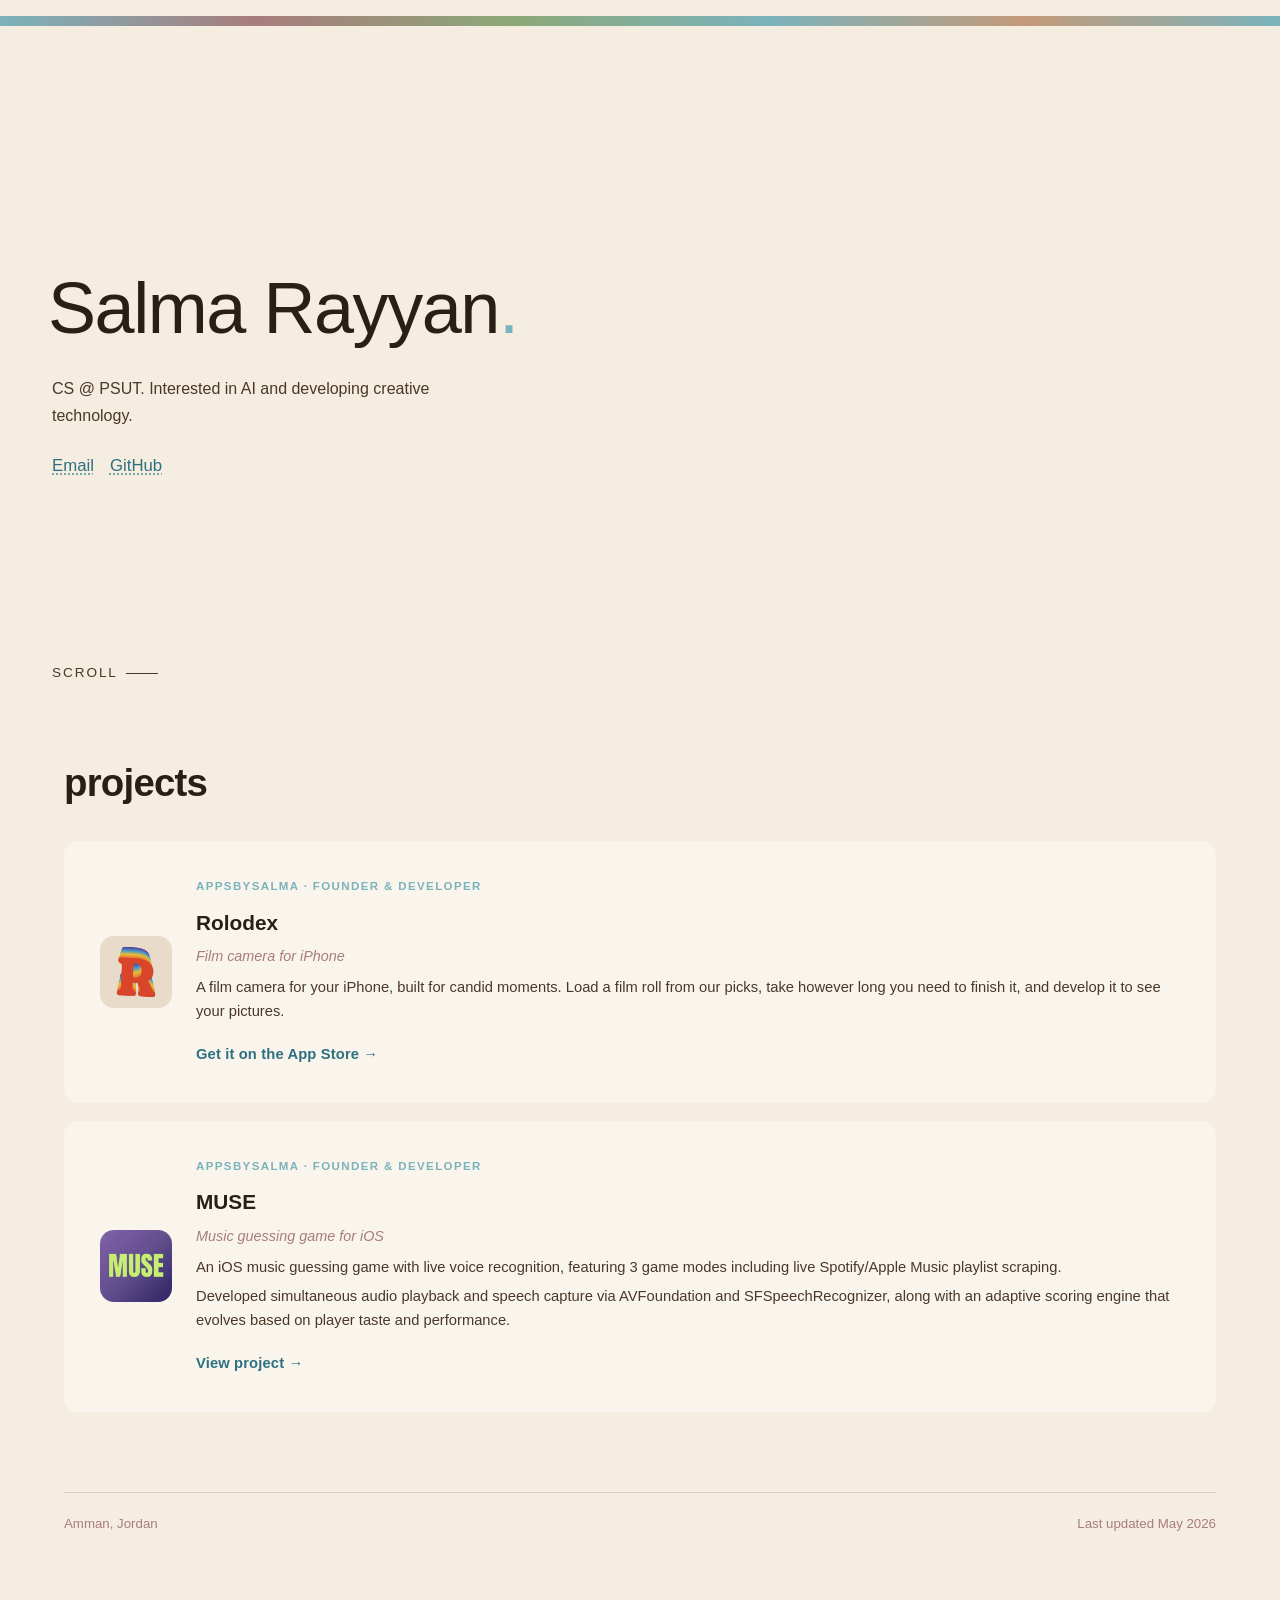
<file: index.html>
<!DOCTYPE html>
<html lang="en">
<head>
    <meta charset="UTF-8">
    <meta name="viewport" content="width=device-width, initial-scale=1.0">
    <title>Salma Rayyan | Portfolio</title>
<link rel="icon" type="image/svg+xml" href="data:image/svg+xml,%3Csvg xmlns='http://www.w3.org/2000/svg' viewBox='0 0 32 32'%3E%3Ccircle cx='16' cy='16' r='16' fill='%237bb3bc'/%3E%3C/svg%3E">
    <style>
        * {
            margin: 0;
            padding: 0;
            box-sizing: border-box;
        }

        html {
            background-color: #f5ede0;
            scroll-behavior: smooth;
            -webkit-text-size-adjust: 100%;
        }

        body {
            background-color: #f5ede0;
            color: #3d2e1e;
            font-family: -apple-system, BlinkMacSystemFont, "Segoe UI", Arial, sans-serif;
            font-size: 15px;
            line-height: 1.6;
            overflow-x: hidden;
        }

        /* ── Hero ── */
        #hero {
            min-height: 80vh;
            display: flex;
            flex-direction: column;
            justify-content: center;
            /* top padding keeps content clear of the gradient bar below */
            padding: 72px 52px 40px;
            position: relative;
        }

        #hero::before {
            content: '';
            display: block;
            position: absolute;
            top: 16px;
            left: 0;
            right: 0;
            height: 10px;
            background: linear-gradient(90deg, #7bb3bc, #a87c7c, #8ca878, #7bb3bc, #c49a7a, #7bb3bc);
            opacity: 1;
        }

        .hero-title {
            font-family: Arial, Helvetica, sans-serif;
            font-size: clamp(2.4rem, 6vw, 4.5rem);
            font-weight: 400;
            letter-spacing: -0.02em;
            line-height: 1;
            color: #2a1f14;
            margin-left: -4px;
            margin-bottom: 32px;
        }


        .hero-title .dot {
            color: #7bb3bc;
        }

        .hero-bio {
            font-size: 1rem;
            color: #4a3828;
            max-width: 420px;
            line-height: 1.65;
            margin-bottom: 24px;
        }

        .hero-links {
            display: flex;
            gap: 16px;
            flex-wrap: wrap;
        }

        .hero-links a {
            font-size: 1.05rem;
            color: #2d7080;
            text-decoration: underline;
            text-underline-offset: 3px;
            text-decoration-style: dotted;
            text-decoration-color: #5a9aa4;
        }

        .hero-links a:hover {
            color: #1d5a64;
            text-decoration-style: solid;
        }

        .hero-inner {
            display: flex;
            align-items: center;
            gap: 48px;
        }

        .hero-left {
            flex: 1;
        }

        .hero-feature {
            flex: 1;
            background: rgba(255,255,255,0.4);
            border-radius: 14px;
            padding: 36px;
            border: none;
            display: flex;
            gap: 24px;
            align-items: center;
            text-decoration: none;
            color: inherit;
            transition: background 0.18s, transform 0.18s;
        }

        .hero-feature:hover {
            background: #ebe2e9;
            transform: translateY(-2px);
        }

        .feature-card { margin-bottom: 18px; }
        .feature-card:last-child { margin-bottom: 0; }

        .entry-link {
            text-decoration: none;
            color: inherit;
            display: block;
            transition: background 0.18s;
            border-radius: 10px;
        }

        .entry-link:hover {
            background: rgba(255,255,255,0.45);
        }

        .hero-feature-label {
            font-size: 0.72rem;
            text-transform: uppercase;
            letter-spacing: 0.12em;
            color: #7bb3bc;
            margin-bottom: 10px;
            font-weight: 600;
        }

        .hero-feature-logo {
            width: 72px;
            height: 72px;
            border-radius: 14px;
            object-fit: cover;
            flex-shrink: 0;
        }

        .hero-feature-text {
            flex: 1;
        }

        .hero-feature-title {
            font-weight: 600;
            font-size: 1.3rem;
            color: #2a1f14;
            margin-bottom: 6px;
        }

        .hero-feature-sub {
            font-size: 0.9rem;
            color: #a87c7c;
            font-style: italic;
            margin-bottom: 8px;
        }

        .hero-feature-desc {
            font-size: 0.92rem;
            color: #4a3828;
            line-height: 1.6;
            margin-bottom: 6px;
        }

        .hero-feature-desc:last-child {
            margin-bottom: 0;
        }

        .hero-feature-cta {
            display: inline-block;
            margin-top: 14px;
            font-size: 0.92rem;
            font-weight: 600;
            color: #2d7080;
            letter-spacing: 0.01em;
        }

        .hero-feature:hover .hero-feature-cta {
            color: #1d5a64;
            text-decoration: underline;
            text-underline-offset: 3px;
        }

        .entry-cta {
            display: inline-block;
            margin-top: 10px;
            font-size: 0.86rem;
            font-weight: 600;
            color: #2d7080;
        }

        .entry-link:hover .entry-cta {
            color: #1d5a64;
        }

        @media (max-width: 600px) {
            .hero-inner {
                flex-direction: column;
                align-items: flex-start;
                gap: 32px;
            }
            .hero-title {
                font-size: clamp(2.3rem, 11vw, 3.1rem);
                word-break: break-word;
                margin-bottom: 16px;
            }
            .hero-bio {
                text-align: left;
            }
            .hero-feature {
                width: 100%;
                padding: 24px;
                flex-direction: column;
                align-items: flex-start;
                gap: 16px;
            }
            .hero-feature-logo {
                width: 56px;
                height: 56px;
            }
            .hero-links a {
                font-size: 0.95rem;
            }
        }

        /* Scroll hint */
        .scroll-hint {
            position: absolute;
            bottom: 36px;
            left: 52px;
            font-size: 0.85rem;
            letter-spacing: 0.14em;
            text-transform: uppercase;
            color: #4a3828;
            display: flex;
            align-items: center;
            gap: 8px;
        }

        .scroll-hint::after {
            content: '';
            display: block;
            width: 32px;
            height: 1px;
            background: #4a3828;
        }

        /* ── Main content ── */
        .content {
            max-width: 1200px;
            margin: 0 auto;
            padding: 32px 24px 96px;
        }

        /* ── Header block inside content ── */
        .header {
            display: flex;
            justify-content: space-between;
            align-items: flex-start;
            gap: 32px;
            margin-bottom: 40px;
        }

        .profile-placeholder {
            width: 108px;
            height: 108px;
            border-radius: 50%;
            background: linear-gradient(135deg, #9ac5ca 0%, #7bb3bc 100%);
            border: 1px solid #d9cbbe;
            flex-shrink: 0;
        }

        /* ── Sections ── */
        section {
            margin-bottom: 80px;
        }

        section h2 {
            font-family: Arial, Helvetica, sans-serif;
            font-size: 2.4rem;
            font-weight: 700;
            letter-spacing: -0.02em;
            text-transform: lowercase;
            color: #2a1f14;
            margin-bottom: 28px;
        }

        /* ── Entry grid (experience) ── */
        .entry-grid-featured {
            display: grid;
            grid-template-columns: 1fr 1fr;
            gap: 16px;
            margin-bottom: 16px;
        }

        .entry-grid-featured .entry {
            background: rgba(255,255,255,0.25);
            border-radius: 10px;
            padding: 22px 24px;
            margin-bottom: 0;
            transition: background 0.18s;
            display: grid;
            grid-template-columns: minmax(0, 1fr) auto;
            column-gap: 16px;
            align-content: start;
        }

        /* Logo sits in its own column so it never collides with the date */
        .entry-grid-featured .entry-logo {
            grid-column: 2;
            grid-row: 1 / span 2;
            float: none;
            margin: 0;
            align-self: start;
        }

        .entry-grid-featured .entry-header { grid-column: 1; grid-row: 1; }
        .entry-grid-featured .entry-sub    { grid-column: 1; grid-row: 2; }
        .entry-grid-featured .entry-body   { grid-column: 1 / -1; grid-row: 3; }

        .entry-grid-featured .entry-link:hover .entry {
            background: rgba(255,255,255,0.5);
        }

        .entry-grid {
            display: grid;
            grid-template-columns: repeat(2, 1fr);
            gap: 16px;
        }

        .entry-grid .entry {
            background: rgba(255,255,255,0.25);
            border-radius: 10px;
            padding: 22px 24px;
            margin-bottom: 0;
        }

        .entry-grid .entry.entry-wide {
            grid-column: 1 / -1;
        }


        .entry-grid .entry.entry-wide {
            grid-column: 1 / -1;
        }

        @media (max-width: 820px) {
            .entry-grid { grid-template-columns: 1fr 1fr; }
        }

        @media (max-width: 600px) {
            .entry-grid-featured { grid-template-columns: 1fr; }
            .entry-grid { grid-template-columns: 1fr; }
        }

        /* ── Entries ── */
        .entry {
            margin-bottom: 28px;
        }

        .entry:last-child {
            margin-bottom: 0;
        }

        .entry-header {
            display: flex;
            justify-content: space-between;
            align-items: baseline;
            flex-wrap: wrap;
            gap: 2px 16px;
            margin-bottom: 2px;
        }

        .entry-title {
            font-weight: 600;
            font-size: 1.08rem;
            color: #2a1f14;
            min-width: 0;
            overflow-wrap: break-word;
        }

        .entry-date {
            font-size: 0.88rem;
            color: #a87c7c;
            white-space: nowrap;
            flex-shrink: 0;
        }

        .entry-sub {
            font-size: 0.92rem;
            color: #a87c7c;
            margin-bottom: 6px;
            font-style: italic;
        }

        .entry-body {
            font-size: 0.96rem;
            color: #3d2e1e;
            line-height: 1.7;
        }

        .entry-logo {
            width: 52px;
            height: 52px;
            border-radius: 10px;
            object-fit: cover;
            float: right;
            margin: 0 0 8px 12px;
        }

        .entry-grid .entry-body p,
        .entry-grid-featured .entry-body p {
            padding-left: 14px;
            position: relative;
            margin-bottom: 8px;
        }

        .entry-grid .entry-body p::before,
        .entry-grid-featured .entry-body p::before {
            content: '·';
            position: absolute;
            left: 0;
            font-weight: 700;
        }

        .entry-body p {
            margin-bottom: 5px;
        }

        .entry-body p:last-child {
            margin-bottom: 0;
        }

        /* ── MUN list ── */
        .mun-list {
            list-style: none;
            margin-top: 6px;
        }

        .mun-list li {
            font-size: 0.88rem;
            color: #3d2e1e;
            padding: 5px 0;
            display: flex;
            justify-content: space-between;
            align-items: baseline;
            gap: 12px;
        }

        .mun-award {
            font-size: 0.78rem;
            font-style: italic;
            color: #a87c7c;
            white-space: nowrap;
            flex-shrink: 0;
        }

        /* ── Notable works ── */
        .notable {
            margin-top: 6px;
            font-size: 0.84rem;
            font-style: italic;
            color: #5a4838;
        }

        /* ── Substack posts ── */
        .posts-grid {
            display: flex;
            flex-direction: column;
            gap: 0;
            margin-top: 16px;
        }

        .post-card {
            text-decoration: none;
            color: inherit;
            display: flex;
            gap: 14px;
            align-items: flex-start;
            padding: 14px 0;
            border-top: 1px solid #d9cbbe;
            transition: opacity 0.18s;
        }

        .post-card:last-child {
            border-bottom: 1px solid #d9cbbe;
        }

        .post-card:hover {
            opacity: 0.7;
        }

        .post-thumb {
            width: 72px;
            height: 72px;
            object-fit: cover;
            border-radius: 4px;
            flex-shrink: 0;
            background: #a8cdd2;
        }

        .post-text {
            flex: 1;
            min-width: 0;
        }

        .post-title {
            font-weight: 600;
            font-size: 0.9rem;
            color: #2a1f14;
            margin-bottom: 4px;
            line-height: 1.35;
        }

        .post-excerpt {
            font-size: 0.82rem;
            color: #4a3828;
            line-height: 1.6;
            display: -webkit-box;
            -webkit-line-clamp: 2;
            line-clamp: 2;
            -webkit-box-orient: vertical;
            overflow: hidden;
            margin-bottom: 5px;
        }

        .post-date {
            font-size: 0.75rem;
            color: #a87c7c;
        }

        .posts-loading {
            font-size: 0.86rem;
            color: #a87c7c;
            font-style: italic;
        }

        .posts-error {
            font-size: 0.86rem;
            color: #a87c7c;
        }

        .posts-error a {
            color: #2d7080;
        }

        /* ── Footer ── */
        footer {
            font-size: 0.83rem;
            color: #a87c7c;
            border-top: 1px solid #d9cbbe;
            padding-top: 20px;
            display: flex;
            justify-content: space-between;
            align-items: center;
        }

        a {
            color: #2d7080;
        }

        @media (max-width: 600px) {
            #hero {
                padding: 72px 24px 40px;
                min-height: auto;
                justify-content: flex-start;
            }
            .scroll-hint { display: none; }
            .entry-body { text-align: left; }
        }
    </style>
</head>
<body>

    <!-- ── Hero ── -->
    <div id="hero">
        <div class="hero-inner">
            <div class="hero-left">
                <div class="hero-title">Salma Rayyan<span class="dot">.</span></div>
                <p class="hero-bio">CS @ PSUT. Interested in AI and developing creative technology.</p>
                <div class="hero-links">
                    <a href="mailto:salmarayyann@gmail.com">Email</a>
                    <a href="https://github.com/salmarayyan">GitHub</a>
                </div>
            </div>
        </div>
        <div class="scroll-hint">Scroll</div>
    </div>

    <!-- ── Content ── -->
    <div class="content">

        <section id="projects">
            <h2>Projects</h2>

            <a href="https://apps.apple.com/us/app/rolodex-filmcam/id6827994145" target="_blank" rel="noopener" class="hero-feature feature-card">
                <img src="rolodex/icon.png" alt="Rolodex" class="hero-feature-logo">
                <div class="hero-feature-text">
                    <div class="hero-feature-label">Appsbysalma · Founder & Developer</div>
                    <div class="hero-feature-title">Rolodex</div>
                    <div class="hero-feature-sub">Film camera for iPhone</div>
                    <p class="hero-feature-desc">A film camera for your iPhone, built for candid moments. Load a film roll from our picks, take however long you need to finish it, and develop it to see your pictures.</p>
                    <span class="hero-feature-cta">Get it on the App Store →</span>
                </div>
            </a>

            <a href="muse.html" class="hero-feature feature-card">
                <img src="muse-logo.png" alt="MUSE" class="hero-feature-logo">
                <div class="hero-feature-text">
                    <div class="hero-feature-label">Appsbysalma · Founder & Developer</div>
                    <div class="hero-feature-title">MUSE</div>
                    <div class="hero-feature-sub">Music guessing game for iOS</div>
                    <p class="hero-feature-desc">An iOS music guessing game with live voice recognition, featuring 3 game modes including live Spotify/Apple Music playlist scraping.</p>
                    <p class="hero-feature-desc">Developed simultaneous audio playback and speech capture via AVFoundation and SFSpeechRecognizer, along with an adaptive scoring engine that evolves based on player taste and performance.</p>
                    <span class="hero-feature-cta">View project →</span>
                </div>
            </a>

        </section>


        <footer>
            <span>Amman, Jordan</span>
            <span>Last updated May 2026</span>
        </footer>

    </div>


</body>
</html>
</file>
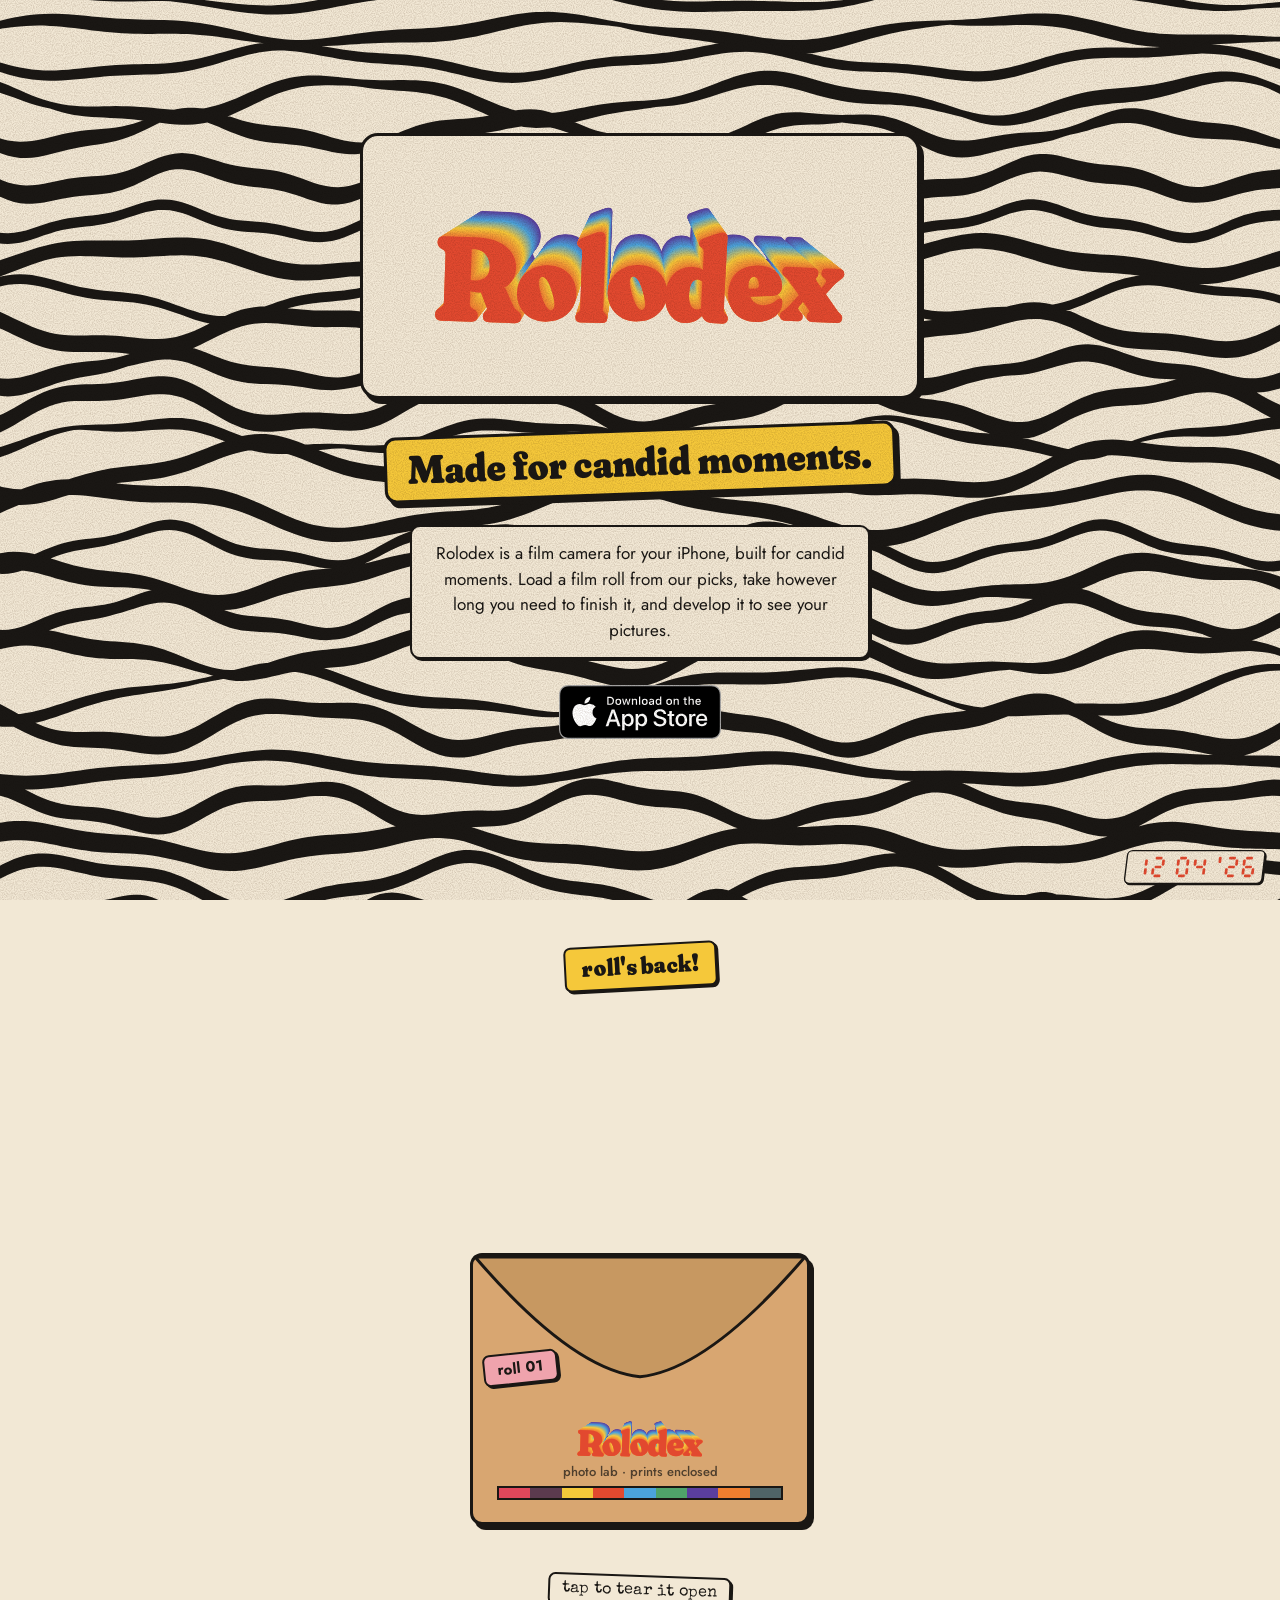
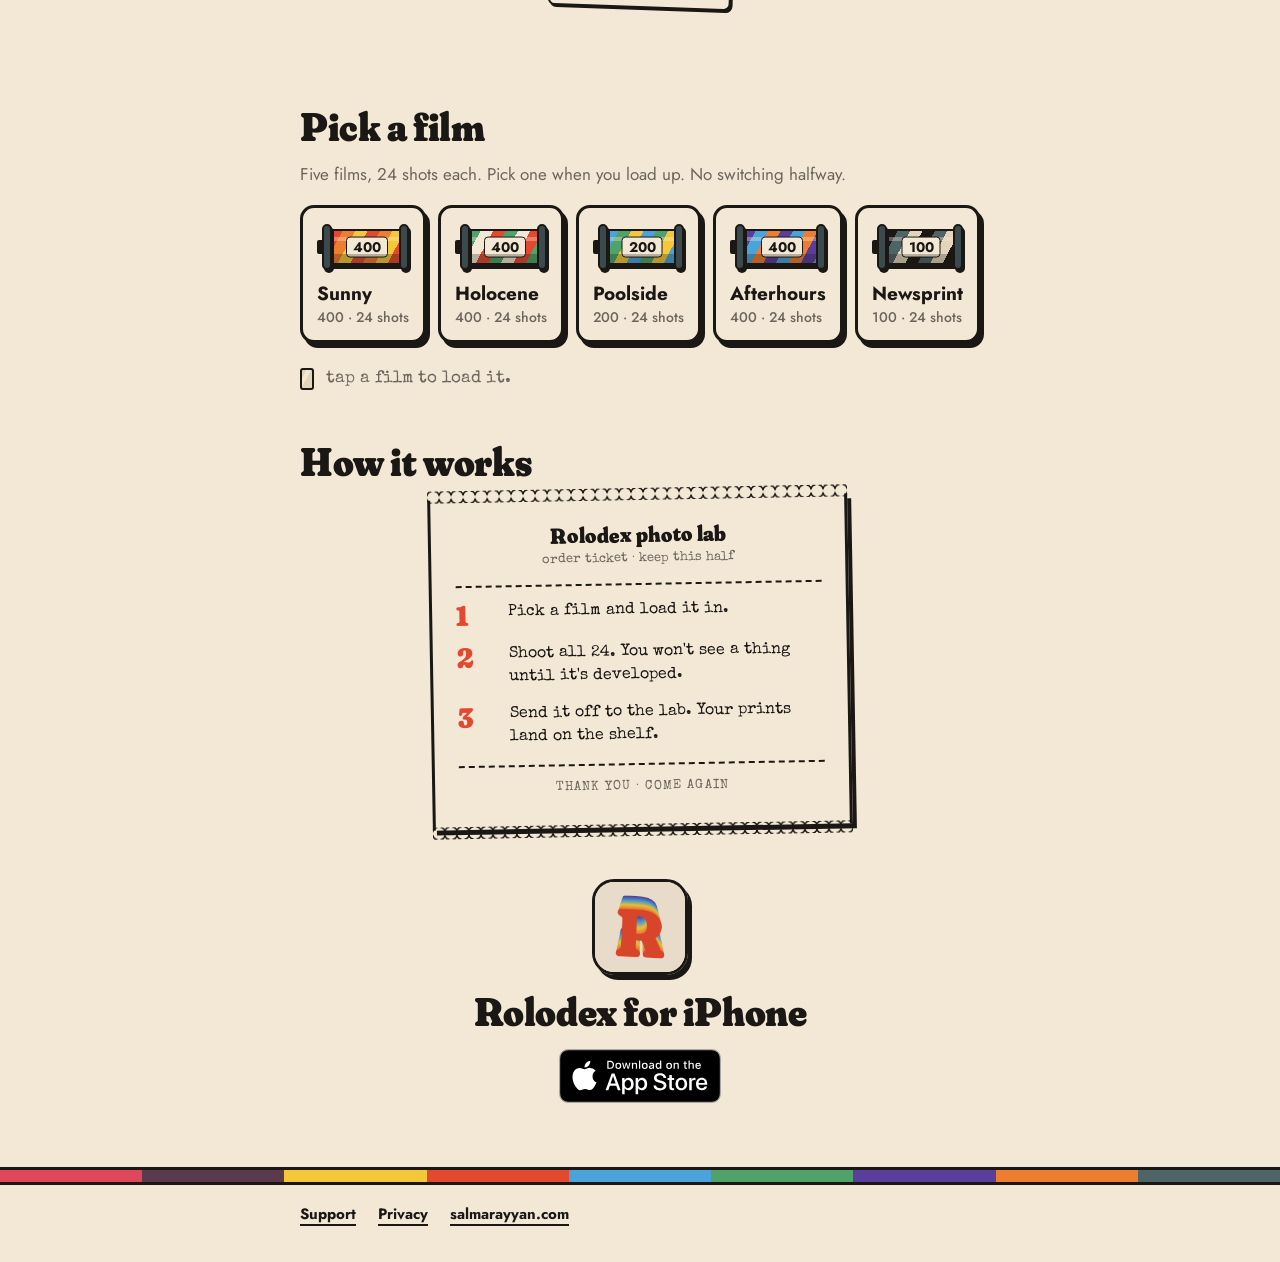
<file: rolodex/index.html>
<!doctype html>
<html lang="en">
<head>
<meta charset="utf-8">
<meta name="viewport" content="width=device-width, initial-scale=1">
<title>Rolodex · A film camera for iPhone</title>
<meta name="description" content="A film camera for your iPhone, built for candid moments. Load a film roll from our picks, take however long you need to finish it, and develop it to see your pictures.">
<meta name="theme-color" content="#F2E8D5">
<meta name="apple-itunes-app" content="app-id=6827994145">

<meta property="og:type" content="website">
<meta property="og:site_name" content="Rolodex">
<meta property="og:title" content="rolodex">
<meta property="og:description" content="a film camera on your iphone. 24 shots. no retakes. your prints come back later.">
<meta property="og:url" content="https://salmarayyan.com/rolodex/">
<meta property="og:image" content="https://salmarayyan.com/rolodex/assets/og.jpg">
<meta property="og:image:width" content="1200">
<meta property="og:image:height" content="514">
<meta name="twitter:card" content="summary_large_image">
<meta name="twitter:title" content="rolodex">
<meta name="twitter:description" content="a film camera on your iphone. 24 shots. no retakes. your prints come back later.">
<meta name="twitter:image" content="https://salmarayyan.com/rolodex/assets/og.jpg">

<link rel="icon" type="image/png" sizes="32x32" href="/rolodex/assets/favicon-32.png">
<link rel="icon" type="image/png" sizes="64x64" href="/rolodex/assets/favicon-64.png">
<link rel="apple-touch-icon" href="/rolodex/assets/apple-touch-icon.png">
<link rel="preload" href="/rolodex/assets/fonts/RolodexDisplay.ttf" as="font" type="font/ttf" crossorigin>
<link rel="preconnect" href="https://fonts.gstatic.com" crossorigin>
<link rel="stylesheet" href="https://fonts.googleapis.com/css2?family=Jost:wght@500;700&family=Caveat:wght@600&display=swap">
<link rel="stylesheet" href="/rolodex/assets/rolodex.css">

<style>
  /* ---------- Hero: wordmark on cream over the zebra waves ---------- */
  .hero { position: relative; overflow: hidden; padding: 36px 0 72px; min-height: 100vh; min-height: 100svh; display: flex; flex-direction: column; justify-content: center; box-sizing: border-box; }
  .hero .zebra { position: absolute; inset: 0; width: 100%; height: 100%; }
  .hero .inner { position: relative; display: grid; grid-template-columns: minmax(0, 1fr); justify-items: center; text-align: center; padding-bottom: 36px; }
  .hero .inner > * { max-width: 100%; }
  /* Clear space around the wordmark: half its height on every side. */
  .hero .logo-plate {
    width: min(100%, 560px);
    background: var(--paper); border: var(--border) solid var(--ink); border-radius: 18px;
    box-shadow: var(--shadow);
    /* Clear space of half the wordmark's height on every side (wordmark is 3.5:1). */
    padding: 10.5%;
    margin-top: 44px;
  }
  .hero .logo-plate img, .hero .logo-plate svg { width: 100%; height: auto; display: block; }
  /* Launch pop, like the app: the wordmark springs up, then its extrusion grows back. */
  .hero .logo-plate .mark { opacity: 0; transform: scale(.7); }
  .hero .logo-plate .mark.popped { opacity: 1; transform: scale(1); transition: opacity .3s, transform .45s cubic-bezier(.3,1.6,.6,1); }
  @media (prefers-reduced-motion: reduce) { .hero .logo-plate .mark { opacity: 1; transform: none; } }
  .hero .tagline {
    margin: 30px 0 0; padding: 8px 20px; display: inline-block;
    background: var(--mustard); border: var(--border) solid var(--ink); border-radius: 12px;
    box-shadow: var(--shadow); font-family: var(--display); font-size: clamp(24px, 6vw, 40px); line-height: 1.1;
    max-width: 100%; transform: rotate(-2deg);
  }
  .hero .soon { margin-top: 22px; transform: none; box-shadow: none; border-width: 2px; padding: 6px 14px; font-weight: 500; font-size: 15px; letter-spacing: .04em; color: var(--muted); }
  [hidden] { display: none !important; }
  .hero .lede {
    margin: 30px 0 0; max-width: 460px; padding: 14px 18px;
    background: var(--paper); border: 2px solid var(--ink); border-radius: 10px; box-shadow: var(--shadow-sm);
    font-size: 17px;
  }
  /* App Store badge: Apple's official artwork, linked to the App Store listing. */
  .appstore { display: inline-block; margin-top: 26px; line-height: 0; }
  .appstore img { height: 54px; width: auto; }
  .appstore:focus-visible { outline-offset: 6px; border-radius: 10px; }

  /* Date stamp, burnt into the corner like a disposable camera. */
  .datestamp {
    position: absolute; right: 18px; bottom: 16px; display: flex; gap: 7px; align-items: flex-end;
    padding: 8px 12px 7px; background: var(--paper); border: 2px solid var(--ink); border-radius: 8px;
    box-shadow: var(--shadow-sm); color: var(--tomato); transform: skewX(-7deg) scale(.68); transform-origin: bottom right; pointer-events: none;
  }
  .seg { display: grid; grid-template-columns: 4px 10px 4px; grid-template-rows: 4px 9px 4px 9px 4px; width: 18px; height: 31px; }
  .seg i { display: block; background: currentColor; border-radius: 1.5px; opacity: 0; }
  .seg i.on { opacity: 1; }
  .seg .a { grid-area: 1/2/2/3; } .seg .b { grid-area: 2/3/3/4; } .seg .c { grid-area: 4/3/5/4; }
  .seg .d { grid-area: 5/2/6/3; } .seg .e { grid-area: 4/1/5/2; } .seg .f { grid-area: 2/1/3/2; } .seg .g { grid-area: 3/2/4/3; }
  .seg.tick { display: block; width: 4px; height: 31px; position: relative; }
  .seg.tick i { position: absolute; top: 0; left: 0; width: 4px; height: 9px; opacity: 1; }
  .datestamp .sp { width: 4px; }

  section.block { padding: 44px 0 0; }
  .eyebrow { display: inline-block; margin-bottom: 14px; }

  /* ---------- The lab envelope ---------- */
  .lab { display: grid; justify-items: center; }
  .envelope-stage { position: relative; width: min(100%, 340px); padding: 250px 0 28px; }
  .envelope:focus:not(:focus-visible) { outline: none; }
  .prints { position: absolute; left: 50%; top: 250px; width: 0; height: 0; pointer-events: none; z-index: 0; }
  .print {
    position: absolute; left: -62px; top: 0; width: 124px; margin: 0; padding: 6px 6px 8px;
    background: var(--paper); border: 2px solid var(--ink); border-radius: 8px; box-shadow: var(--shadow-sm);
    transform: translateY(30px) scale(.85); opacity: 0;
    transition: transform .8s cubic-bezier(.25,1.5,.45,1), opacity .25s;
  }
  .print img { width: 100%; height: auto; border: 2px solid var(--ink); border-radius: 4px; }
  .print figcaption { margin-top: 6px; text-align: center; font: 400 12px/1.2 var(--type); }
  .envelope-stage.open .print { opacity: 1; pointer-events: auto; }
  .envelope-stage.open .print:nth-child(1) { transform: translate(-112px, -238px) rotate(-12deg); transition-delay: .3s; }
  .envelope-stage.open .print:nth-child(2) { transform: translate(0px, -262px) rotate(1.5deg); transition-delay: .42s; }
  .envelope-stage.open .print:nth-child(3) { transform: translate(112px, -236px) rotate(12deg); transition-delay: .54s; }
  @media (min-width: 700px) {
    .print { width: 150px; left: -75px; }
    .envelope-stage.open .print:nth-child(1) { transform: translate(-150px, -290px) rotate(-12deg); }
    .envelope-stage.open .print:nth-child(2) { transform: translate(0px, -316px) rotate(1.5deg); }
    .envelope-stage.open .print:nth-child(3) { transform: translate(150px, -288px) rotate(12deg); }
  }
  .envelope { z-index: 1; }
  .envelope {
    position: relative; width: 100%; aspect-ratio: 1.25; border: 0; padding: 0; cursor: pointer;
    background: var(--kraft); border: var(--border) solid var(--ink); border-radius: 12px; box-shadow: var(--shadow);
    display: grid; align-content: end; justify-items: center; gap: 8px; padding-bottom: 22px;
    transition: transform .5s cubic-bezier(.3,1.5,.5,1);
    text-align: center;
  }
  .envelope .mark { height: 36px; width: auto; }
  .envelope .lab-line { font: 500 13px/1 var(--label); color: rgba(26,23,20,.72); }
  .envelope .stripes { width: calc(100% - 48px); }
  .envelope .flap {
    position: absolute; left: -3px; right: -3px; top: -3px; height: 48%;
    transform-origin: top center; transition: transform .6s cubic-bezier(.3,1.3,.5,1);
    pointer-events: none;
  }
  .envelope .flap svg { width: 100%; height: 100%; }
  .envelope .tag { position: absolute; left: 10px; top: 36%; transform: rotate(-6deg); transition: opacity .3s; }
  .envelope-stage.open .envelope { transform: translateY(16px); }
  .envelope-stage.open .flap { transform: perspective(700px) rotateX(180deg); }
  .envelope-stage.open .tag { opacity: 0; }

  .tear { margin-top: 22px; transform: rotate(2deg); cursor: pointer; }
  #confetti { position: fixed; inset: 0; width: 100%; height: 100%; pointer-events: none; z-index: 40; }
  .envelope-stage.open + .tear { opacity: 0; pointer-events: none; }
  .lab .done { margin-top: 22px; opacity: 0; transform: rotate(-2deg) scale(.8); transition: opacity .3s .6s, transform .5s .6s cubic-bezier(.3,1.6,.6,1); }
  .lab .done.show { opacity: 1; transform: rotate(-2deg) scale(1); }

  /* Sections drift up into place as you scroll. */
  html { scroll-behavior: smooth; }
  .reveal { opacity: 0; transform: translateY(28px); transition: opacity .7s cubic-bezier(.2,.7,.2,1), transform .9s cubic-bezier(.2,1.2,.3,1); }
  .reveal.in { opacity: 1; transform: none; }
  .reveal:nth-child(2) { transition-delay: .08s; }
  @media (prefers-reduced-motion: reduce) { .reveal { opacity: 1; transform: none; } }
  .envelope-stage.open + .tear { opacity: 0; pointer-events: none; }

  /* ---------- Pick a film ---------- */
  .films { display: grid; grid-template-columns: repeat(2, 1fr); gap: 16px; margin-top: 8px; }
  @media (min-width: 700px) { .films { grid-template-columns: repeat(5, 1fr); gap: 12px; } .film { padding: 14px 10px 12px; } .film .name { font-size: 17px; } .film .spec { font-size: 12.5px; white-space: nowrap; } }
  .film {
    position: relative; text-align: left; padding: 16px 14px 14px; cursor: pointer;
    transition: transform .15s cubic-bezier(.3,1.6,.6,1), background .2s;
  }
  .film:active { transform: translate(2px, 3px); }
  .film.loaded { background: var(--loaded, var(--paper-shade)); }
  .film .name { display: block; font: 700 19px/1.1 var(--label); margin-top: 14px; }
  .film .spec { display: block; font: 500 14px/1.2 var(--label); color: var(--muted); margin-top: 4px; }
  .film .loaded-tag { position: absolute; right: -8px; top: -12px; transform: rotate(8deg); opacity: 0; transition: opacity .2s, transform .3s cubic-bezier(.3,1.6,.6,1); font-family: var(--type); font-size: 14px; padding: 3px 9px; }
  .film.loaded .loaded-tag { opacity: 1; transform: rotate(8deg) scale(1.05); }

  /* The 35mm canister on its side, wrapped in the stock's stripes. */
  .can { display: flex; align-items: center; height: 46px; }
  .can .spool { width: 7px; height: 14px; background: var(--ink); border-radius: 2px; }
  .can .cap { width: 10px; height: 46px; border-radius: 6px; background: #3B4A4D; border: 2px solid var(--ink); box-shadow: 2px 3px 0 var(--ink); margin-left: -2px; z-index: 1; }
  .can .body {
    flex: 1; height: 36px; position: relative; margin: 0 -2px; border-top: 2.5px solid var(--ink); border-bottom: 2.5px solid var(--ink);
    box-shadow: 2px 4px 0 var(--ink); overflow: hidden;
    background: repeating-linear-gradient(118deg, var(--s1) 0 11px, var(--s2) 11px 22px, var(--s3) 22px 33px);
  }
  .can .body::before { content: ""; position: absolute; left: 0; right: 0; top: 6px; height: 4px; background: rgba(242,232,213,.35); }
  .can .body::after { content: ""; position: absolute; left: 0; right: 0; bottom: 0; height: 9px; background: rgba(26,23,20,.28); }
  .can .iso {
    position: absolute; left: 50%; top: 50%; transform: translate(-50%, -50%);
    background: var(--paper); border: 1.5px solid var(--ink); border-radius: 4px; padding: 0 6px; font: 700 14px/1.35 var(--label);
  }
  .film-desc {
    margin-top: 18px; display: flex; align-items: center; gap: 12px; min-height: 36px;
    font: 400 17px/1.4 var(--type);
  }
  .film-desc .chip { width: 14px; height: 22px; border: 2px solid var(--ink); border-radius: 3px; flex: none; background: repeating-linear-gradient(118deg, var(--s1) 0 4px, var(--s2) 4px 8px, var(--s3) 8px 12px); }
  .film-desc.empty { color: var(--muted); }

  /* ---------- Lab ticket ---------- */
  .ticket {
    position: relative; margin: 8px auto 0; max-width: 420px; background: var(--paper);
    border-left: var(--border) solid var(--ink); border-right: var(--border) solid var(--ink);
    padding: 26px 24px 30px; font-family: var(--type); box-shadow: var(--shadow);
    transform: rotate(-1deg);
  }
  .ticket::before, .ticket::after {
    content: ""; position: absolute; left: -3px; right: -3px; height: 12px;
    background: radial-gradient(circle at 6px 6px, transparent 5.5px, var(--ink) 6px, var(--ink) 7px, transparent 7.5px) left/12px 12px repeat-x;
  }
  .ticket::before { top: -9px; }
  .ticket::after { bottom: -9px; transform: rotate(180deg); }
  .ticket .head { text-align: center; border-bottom: 2px dashed var(--ink); padding-bottom: 12px; margin-bottom: 14px; }
  .ticket .head strong { display: block; font: 900 22px/1 var(--display); }
  .ticket .head span { font-size: 13px; color: var(--muted); }
  .ticket ol { list-style: none; margin: 0; padding: 0; display: grid; gap: 14px; }
  .ticket li { display: grid; grid-template-columns: 44px 1fr; gap: 8px; align-items: start; font-size: 16px; line-height: 1.45; }
  .ticket li b { font: 900 28px/1 var(--display); color: var(--tomato); }
  .ticket .foot { border-top: 2px dashed var(--ink); margin-top: 16px; padding-top: 12px; font-size: 13px; color: var(--muted); text-align: center; letter-spacing: .08em; }

  /* ---------- Index card ---------- */
  .index-card {
    position: relative; margin: 8px auto 0; max-width: 520px; padding: 46px 24px 24px;
    background: var(--paper) repeating-linear-gradient(to bottom, transparent 0 29px, rgba(75,163,219,.55) 29px 31px) 0 14px;
    transform: rotate(1deg);
  }
  .index-card::before { content: ""; position: absolute; left: 0; right: 0; top: 30px; height: 3px; background: var(--rose); opacity: .8; }
  .index-card .pin { position: absolute; left: 50%; top: -14px; transform: translateX(-50%) rotate(-4deg); }
  .index-card p { font: 600 clamp(21px, 5.4vw, 26px)/31px var(--hand); }

  /* ---------- Download strip ---------- */
  .appcta { display: grid; justify-items: center; text-align: center; gap: 16px; padding: 52px 0 0; }
  .appcta .icon { width: 96px; height: 96px; border-radius: 22px; border: var(--border) solid var(--ink); box-shadow: var(--shadow); }
  .appcta h2 { margin: 0; }
</style>
</head>
<body>
<div class="grain" aria-hidden="true"></div>

<header class="hero">
  <svg class="zebra" id="zebra" aria-hidden="true" preserveAspectRatio="none"></svg>
  <div class="wrap inner">
    <div class="logo-plate">
      <div class="mark" id="mark"><img src="/rolodex/assets/wordmark-3d.svg" alt="Rolodex" width="682" height="195"></div>
    </div>
    <p class="tagline">Made for candid moments.</p>
    <p class="lede">Rolodex is a film camera for your iPhone, built for candid moments. Load a film roll from our picks, take however long you need to finish it, and develop it to see your pictures.</p>
    <a class="appstore" href="https://apps.apple.com/us/app/rolodex-filmcam/id6827994145">
      <img src="/rolodex/assets/app-store-badge.svg" alt="Download on the App Store" width="250" height="83">
    </a>
  </div>
  <div class="datestamp" id="datestamp" aria-label="Date stamp" role="img"></div>
</header>

<main class="wrap">

  <section class="block lab reveal" aria-labelledby="lab-title">
    <span class="sticker mustard eyebrow" style="font-family:var(--display);font-size:24px;padding:6px 16px">roll's back!</span>
    <h2 id="lab-title" class="visually-hidden" style="position:absolute;width:1px;height:1px;overflow:hidden;clip:rect(0 0 0 0)">The envelope</h2>
    <div class="envelope-stage" id="stage">
      <div class="prints" aria-hidden="true">
        <figure class="print"><img src="/rolodex/prints/load.jpg" alt="" width="332" height="720" loading="lazy"><figcaption>load film</figcaption></figure>
        <figure class="print"><img src="/rolodex/prints/shoot.jpg" alt="" width="332" height="720" loading="lazy"><figcaption>shoot the roll</figcaption></figure>
        <figure class="print"><img src="/rolodex/prints/shelf.jpg" alt="" width="332" height="720" loading="lazy"><figcaption>the shelf</figcaption></figure>
      </div>
      <button class="envelope" id="envelope" type="button" aria-expanded="false" aria-label="Open the envelope to see the app">
        <img class="mark" src="/rolodex/assets/wordmark-3d.svg" alt="" width="682" height="195">
        <span class="lab-line">photo lab · prints enclosed</span>
        <span class="stripes" aria-hidden="true"><span style="background:var(--rose)"></span><span style="background:var(--plum)"></span><span style="background:var(--mustard)"></span><span style="background:var(--tomato)"></span><span style="background:var(--sky)"></span><span style="background:var(--leaf)"></span><span style="background:var(--violet)"></span><span style="background:var(--tangerine)"></span><span style="background:var(--slate)"></span></span>
        <span class="flap" aria-hidden="true">
          <svg viewBox="0 0 100 48" preserveAspectRatio="none"><path d="M1.5 1.5 H98.5 Q70 44 50 46.5 Q30 44 1.5 1.5 Z" fill="var(--kraft-shade)" stroke="var(--ink)" stroke-width="3" stroke-linejoin="round" vector-effect="non-scaling-stroke"/></svg>
        </span>
        <span class="sticker rose tag" aria-hidden="true">roll 01</span>
      </button>
    </div>
    <button class="sticker marker tear" id="tear" type="button">tap to tear it open</button>
    <p class="sticker mustard done" id="done" aria-live="polite">three from the roll: load film, shoot, and the shelf.</p>
    <canvas id="confetti" aria-hidden="true"></canvas>
  </section>

  <section class="block reveal" aria-labelledby="films-title">
    <h2 id="films-title">Pick a film</h2>
    <p style="color:var(--muted);margin-bottom:18px">Five films, 24 shots each. Pick one when you load up. No switching halfway.</p>
    <div class="films" role="group" aria-label="Film stocks">
      <button class="card film" type="button" data-desc="warm and golden, honey light. where rolodex began." style="--s1:var(--tomato);--s2:var(--tangerine);--s3:var(--mustard);--loaded:#F7DFA0" aria-pressed="false">
        <span class="can" aria-hidden="true"><i class="spool"></i><i class="cap"></i><span class="body"><span class="iso">400</span></span><i class="cap"></i></span>
        <span class="name">Sunny</span><span class="spec">400 · 24 shots</span>
        <span class="sticker loaded-tag" aria-hidden="true">loaded</span>
      </button>
      <button class="card film" type="button" data-desc="the classic film look. deep greens, punchy prints." style="--s1:var(--leaf);--s2:var(--paper);--s3:var(--tomato);--loaded:#CFE3D2" aria-pressed="false">
        <span class="can" aria-hidden="true"><i class="spool"></i><i class="cap"></i><span class="body"><span class="iso">400</span></span><i class="cap"></i></span>
        <span class="name">Holocene</span><span class="spec">400 · 24 shots</span>
        <span class="sticker loaded-tag" aria-hidden="true">loaded</span>
      </button>
      <button class="card film" type="button" data-desc="cool blues and minty greens. smells like chlorine." style="--s1:var(--sky);--s2:var(--leaf);--s3:var(--mustard);--loaded:#CFE5EE" aria-pressed="false">
        <span class="can" aria-hidden="true"><i class="spool"></i><i class="cap"></i><span class="body"><span class="iso">200</span></span><i class="cap"></i></span>
        <span class="name">Poolside</span><span class="spec">200 · 24 shots</span>
        <span class="sticker loaded-tag" aria-hidden="true">loaded</span>
      </button>
      <button class="card film" type="button" data-desc="moody violets, purple haze. evenings that run late." style="--s1:var(--violet);--s2:var(--sky);--s3:var(--tangerine);--loaded:#D9CDE6" aria-pressed="false">
        <span class="can" aria-hidden="true"><i class="spool"></i><i class="cap"></i><span class="body"><span class="iso">400</span></span><i class="cap"></i></span>
        <span class="name">Afterhours</span><span class="spec">400 · 24 shots</span>
        <span class="sticker loaded-tag" aria-hidden="true">loaded</span>
      </button>
      <button class="card film" type="button" data-desc="black and white, bold and deep. front page material." style="--s1:var(--ink);--s2:var(--slate);--s3:var(--paper-shade);--loaded:#D9D2C4" aria-pressed="false">
        <span class="can" aria-hidden="true"><i class="spool"></i><i class="cap"></i><span class="body"><span class="iso">100</span></span><i class="cap"></i></span>
        <span class="name">Newsprint</span><span class="spec">100 · 24 shots</span>
        <span class="sticker loaded-tag" aria-hidden="true">loaded</span>
      </button>
    </div>
    <p class="film-desc empty" id="film-desc" aria-live="polite"><span class="chip" aria-hidden="true" style="--s1:var(--paper-shade);--s2:var(--paper);--s3:var(--paper-shade)"></span><span>tap a film to load it.</span></p>
  </section>

  <section class="block reveal" aria-labelledby="how-title">
    <h2 id="how-title">How it works</h2>
    <div class="ticket">
      <div class="head"><strong>Rolodex photo lab</strong><span>order ticket · keep this half</span></div>
      <ol>
        <li><b>1</b><span>Pick a film and load it in.</span></li>
        <li><b>2</b><span>Shoot all 24. You won't see a thing until it's developed.</span></li>
        <li><b>3</b><span>Send it off to the lab. Your prints land on the shelf.</span></li>
      </ol>
      <div class="foot">THANK YOU · COME AGAIN</div>
    </div>
  </section>

  <section class="appcta reveal" aria-labelledby="cta-title">
    <img class="icon" src="/rolodex/icon.png" alt="Rolodex app icon" width="512" height="512" loading="lazy">
    <h2 id="cta-title">Rolodex for iPhone</h2>
    <a class="appstore" style="margin-top:0" href="https://apps.apple.com/us/app/rolodex-filmcam/id6827994145">
      <img src="/rolodex/assets/app-store-badge.svg" alt="Download on the App Store" width="250" height="83">
    </a>
  </section>

</main>

<footer>
  <div class="rainbow" aria-hidden="true">
    <span style="background:#E0475B"></span><span style="background:#5B3A4E"></span><span style="background:#F5C83A"></span><span style="background:#E2492F"></span><span style="background:#4BA3DB"></span><span style="background:#4FA36A"></span><span style="background:#5A3E9E"></span><span style="background:#EE7E2F"></span><span style="background:#4F6467"></span>
  </div>
  <div class="wrap">
    <nav aria-label="Footer">
      <a href="/rolodex/support">Support</a>
      <a href="/rolodex/privacy">Privacy</a>
      <a href="/">salmarayyan.com</a>
    </nav>
  </div>
</footer>

<script>
(function () {
  // Zebra waves, drawn once like the app's "roll's back!" screen.
  function reduceMotion() { return window.matchMedia('(prefers-reduced-motion: reduce)').matches; }
  function rand(seed) { return function () { seed = (seed * 16807) % 2147483647; return (seed - 1) / 2147483646; }; }
  function zebra() {
    var svg = document.getElementById('zebra'), hero = svg.parentNode;
    var W = hero.clientWidth, H = hero.clientHeight, r = rand(3), d = '';
    svg.setAttribute('viewBox', '0 0 ' + W + ' ' + H);
    for (var y = -40; y < H + 40;) {
      var thick = 9 + r() * 11, amp = 10 + r() * 14, freq = 0.012 + r() * 0.01, phase = r() * 6, taper = 0.3 + r() * 0.7;
      var top = [], bottom = [];
      for (var x = -10; x <= W + 10; x += 6) {
        var wave = Math.sin(x * freq + phase) * amp + Math.sin(x * freq * 2.7 + phase) * amp * 0.25;
        var t = thick * (taper + (1 - taper) * Math.abs(Math.sin(x * freq * 0.7 + phase)));
        top.push(x + ',' + (y + wave).toFixed(1)); bottom.push(x + ',' + (y + wave + t).toFixed(1));
      }
      d += 'M' + top.join('L') + 'L' + bottom.reverse().join('L') + 'Z';
      y += thick + 16 + r() * 12;
    }
    svg.innerHTML = '<path d="' + d + '" fill="#1A1714"/>';
  }
  zebra();
  var rt; window.addEventListener('resize', function () { clearTimeout(rt); rt = setTimeout(zebra, 120); });

  // Launch splash, after LaunchSplash in the app: pop in with a spring, then the
  // 64 extrusion layers grow back toward the vanishing point over 0.8s.
  var mark = document.getElementById('mark');
  if (reduceMotion()) { mark.classList.add('popped'); }
  else {
    fetch('/rolodex/assets/wordmark-3d.svg').then(function (r) { return r.text(); }).then(function (txt) {
      var doc = new DOMParser().parseFromString(txt, 'image/svg+xml'), svg = doc.documentElement;
      svg.removeAttribute('width'); svg.removeAttribute('height');
      var uses = Array.prototype.slice.call(svg.querySelectorAll('use')), n = uses.length;
      var VX = 340.55, VY = -200.72, DEPTH = 0.2;
      function setGrowth(g) {
        uses.forEach(function (u, i) {
          var t = i / (n - 1), sc = 1 - DEPTH * g * (1 - t);
          u.setAttribute('transform', 'translate(' + VX + ' ' + VY + ') scale(' + sc.toFixed(5) + ') translate(' + -VX + ' ' + VY * -1 + ')');
        });
      }
      setGrowth(0);
      mark.innerHTML = ''; mark.appendChild(svg);
      setTimeout(function () { mark.classList.add('popped'); }, 150);
      var start = null;
      function grow(ts) {
        if (!start) start = ts;
        var x = Math.min(1, (ts - start - 250) / 800);
        if (x >= 0) setGrowth(1 - Math.pow(1 - x, 3));
        if (x < 1) requestAnimationFrame(grow);
      }
      requestAnimationFrame(grow);
      setTimeout(function () { setGrowth(1); }, 1300); // in case frames were throttled
    }).catch(function () { mark.classList.add('popped'); });
  }

  // Date stamp in seven-segment digits: MM DD 'YY.
  var SEG = { '0':'abcdef', '1':'bc', '2':'abdeg', '3':'abcdg', '4':'bcfg', '5':'acdfg', '6':'acdefg', '7':'abc', '8':'abcdefg', '9':'abcdfg' };
  function digit(ch) {
    var el = document.createElement('span'); el.className = 'seg';
    'abcdefg'.split('').forEach(function (s) { var i = document.createElement('i'); i.className = s + (SEG[ch].indexOf(s) >= 0 ? ' on' : ''); el.appendChild(i); });
    return el;
  }
  var now = new Date(), two = function (n) { return (n < 10 ? '0' : '') + n; };
  var parts = [two(now.getMonth() + 1), two(now.getDate()), two(now.getFullYear() % 100)];
  var stamp = document.getElementById('datestamp');
  stamp.setAttribute('aria-label', 'Date stamp ' + parts.join(' '));
  parts.forEach(function (p, i) {
    if (i > 0) { var sp = document.createElement('span'); sp.className = 'sp'; stamp.appendChild(sp); }
    if (i === 2) { var tick = document.createElement('span'); tick.className = 'seg tick'; tick.appendChild(document.createElement('i')); stamp.appendChild(tick); }
    p.split('').forEach(function (c) { stamp.appendChild(digit(c)); });
  });

  // The envelope: tear it open once, and the lab throws confetti like the app does.
  var stage = document.getElementById('stage'), env = document.getElementById('envelope'), tear = document.getElementById('tear'), done = document.getElementById('done');
  var reduce = window.matchMedia('(prefers-reduced-motion: reduce)').matches;
  function open() {
    if (stage.classList.contains('open')) return;
    stage.classList.add('open');
    env.setAttribute('aria-expanded', 'true');
    done.classList.add('show');
    if (!reduce) confetti(env);
  }
  env.addEventListener('click', open);
  tear.addEventListener('click', open);

  // Bits of striped paper thrown in the air, after ConfettiBurst in the app.
  var COLORS = ['#E0475B', '#5B3A4E', '#F5C83A', '#E2492F', '#4BA3DB', '#4FA36A', '#5A3E9E', '#EE7E2F', '#4F6467'];
  function confetti(from) {
    var c = document.getElementById('confetti'), ctx = c.getContext('2d'), dpr = Math.min(2, window.devicePixelRatio || 1);
    c.width = innerWidth * dpr; c.height = innerHeight * dpr; ctx.scale(dpr, dpr);
    var b = from.getBoundingClientRect(), ox = b.left + b.width / 2, oy = b.top + b.height * 0.3;
    var r = rand(42), pieces = [];
    for (var i = 0; i < 90; i++) {
      var a = -Math.PI * 0.95 + r() * Math.PI * 0.9, v = 420 + r() * 520;
      pieces.push({ vx: Math.cos(a) * v, vy: Math.sin(a) * v, spin: -9 + r() * 18, w: 8 + r() * 6, h: 12 + r() * 10, col: COLORS[i % COLORS.length] });
    }
    var start = null;
    function frame(ts) {
      if (!start) start = ts;
      var t = (ts - start) / 1000;
      ctx.clearRect(0, 0, innerWidth, innerHeight);
      pieces.forEach(function (p) {
        var x = ox + p.vx * t, y = oy + p.vy * t + 900 * t * t;
        if (y > innerHeight + 40) return;
        ctx.save(); ctx.translate(x, y); ctx.rotate(p.spin * t); ctx.scale(Math.cos(p.spin * t * 0.7), 1);
        ctx.fillStyle = p.col; ctx.strokeStyle = '#1A1714'; ctx.lineWidth = 1.5;
        ctx.fillRect(-p.w / 2, -p.h / 2, p.w, p.h); ctx.strokeRect(-p.w / 2, -p.h / 2, p.w, p.h);
        ctx.restore();
      });
      if (t < 2.4) requestAnimationFrame(frame); else ctx.clearRect(0, 0, innerWidth, innerHeight);
    }
    requestAnimationFrame(frame);
  }

  // Sections drift into place as they scroll into view.
  var reveals = document.querySelectorAll('.reveal');
  if ('IntersectionObserver' in window && !reduce) {
    var io = new IntersectionObserver(function (entries) {
      entries.forEach(function (e) { if (e.isIntersecting) { e.target.classList.add('in'); io.unobserve(e.target); } });
    }, { rootMargin: '0px 0px -12% 0px', threshold: 0.08 });
    reveals.forEach(function (el) { io.observe(el); });
  } else {
    reveals.forEach(function (el) { el.classList.add('in'); });
  }

  // Pick a film.
  var films = document.querySelectorAll('.film'), desc = document.getElementById('film-desc');
  films.forEach(function (f) {
    f.addEventListener('click', function () {
      films.forEach(function (o) { o.classList.remove('loaded'); o.setAttribute('aria-pressed', 'false'); });
      f.classList.add('loaded'); f.setAttribute('aria-pressed', 'true');
      desc.classList.remove('empty');
      desc.querySelector('.chip').style.cssText = f.style.cssText;
      desc.querySelector('span:last-child').textContent = f.getAttribute('data-desc');
    });
  });
})();
</script>
</body>
</html>
</file>
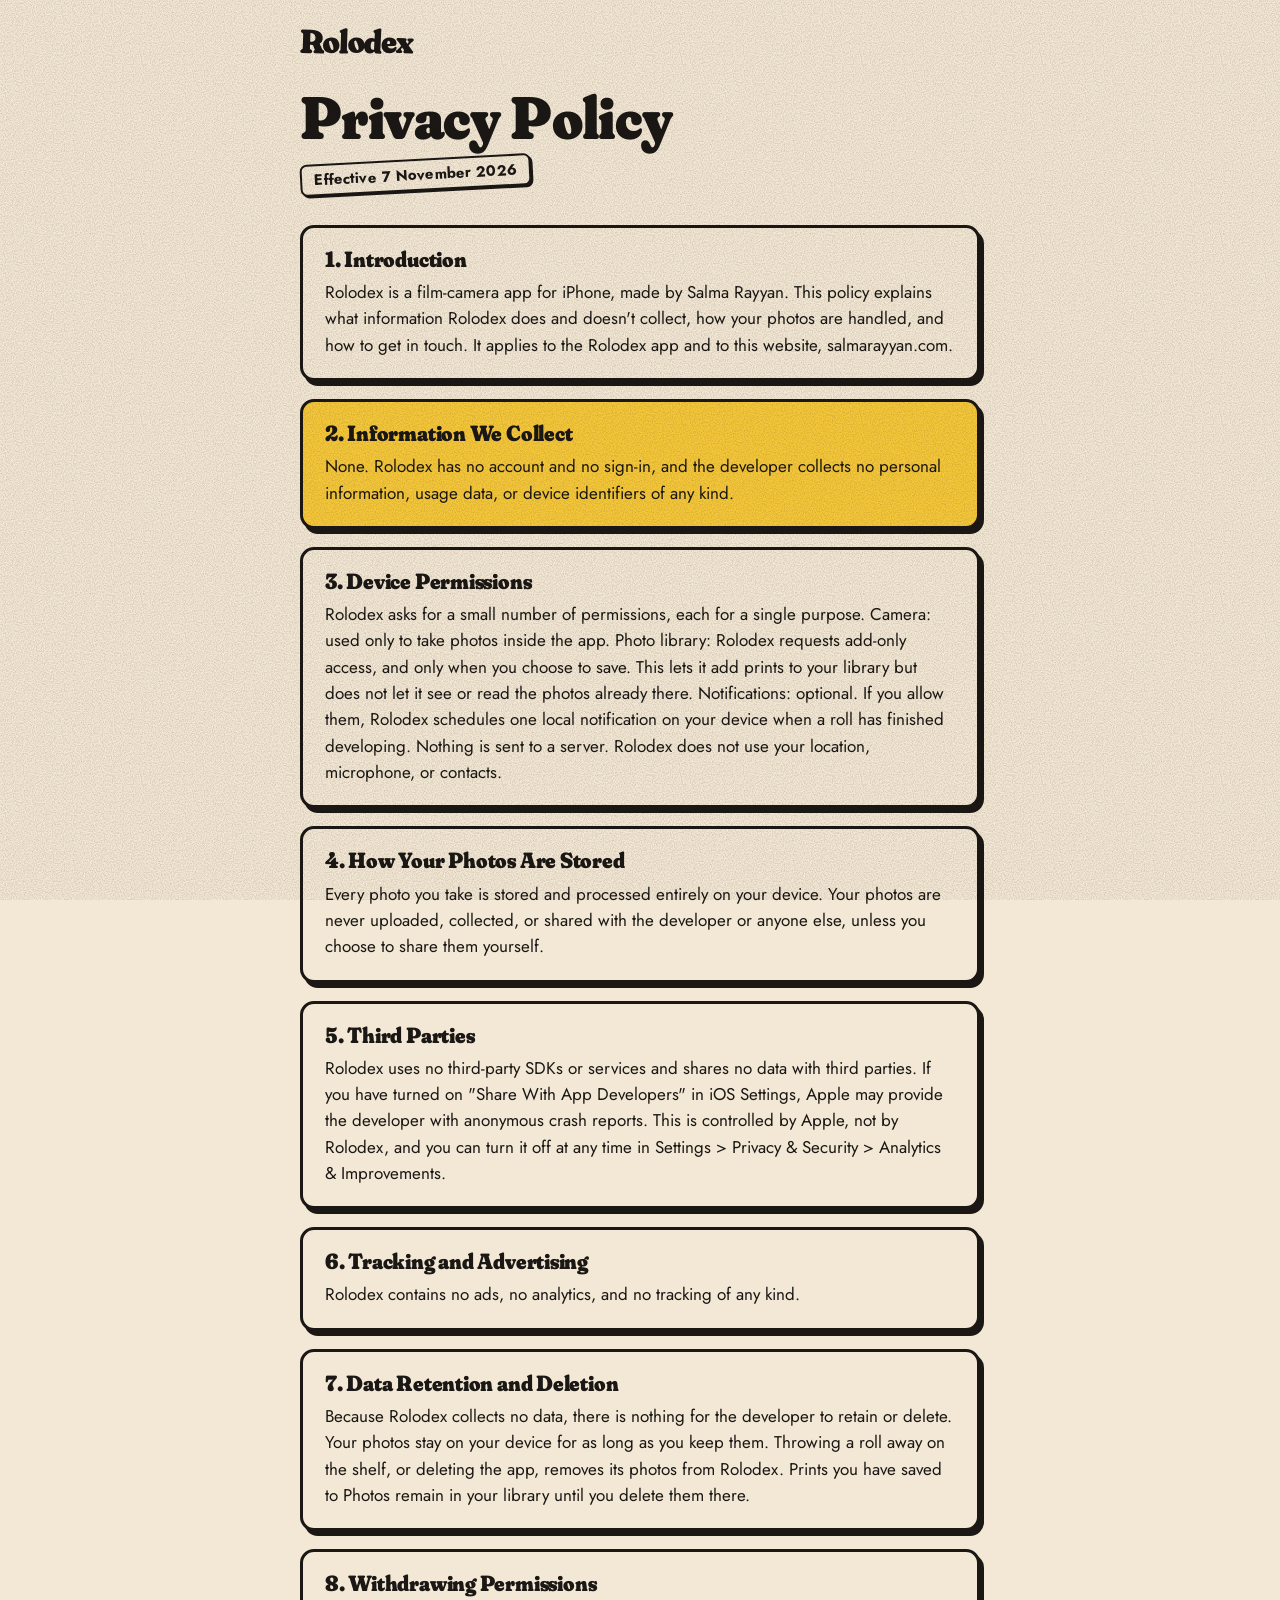
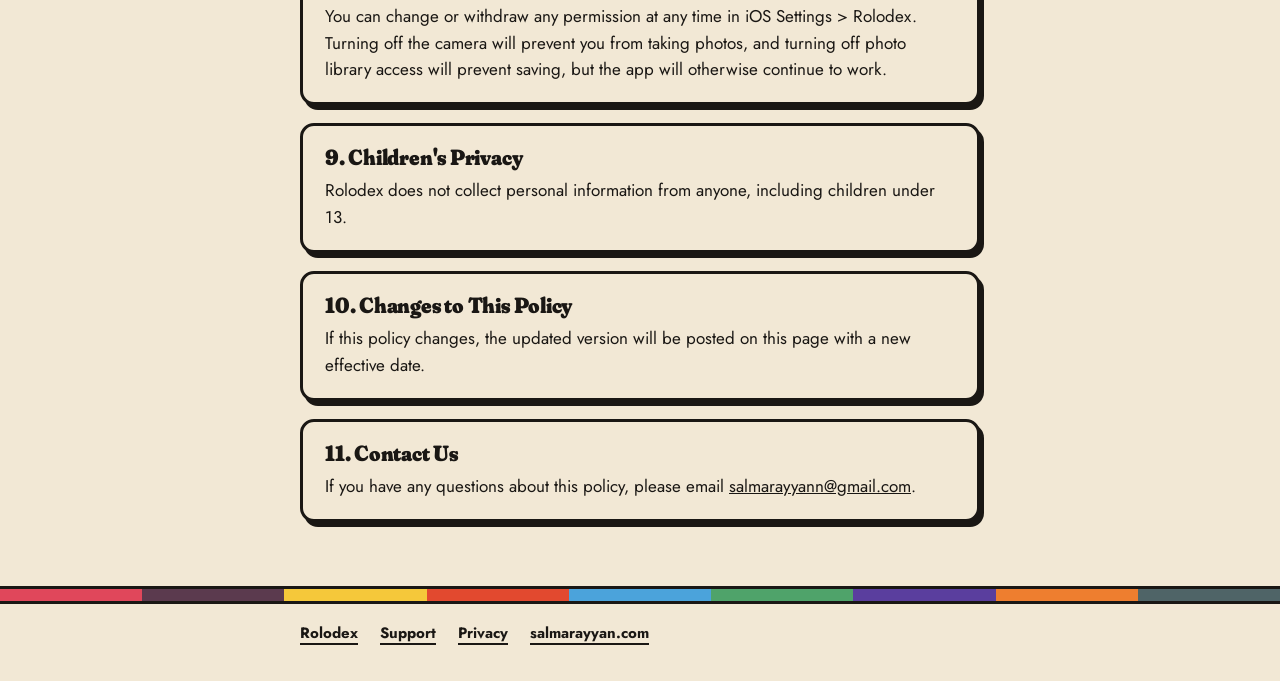
<file: rolodex/privacy/index.html>
<!doctype html>
<html lang="en">
<head>
<meta charset="utf-8">
<meta name="viewport" content="width=device-width, initial-scale=1">
<meta name="theme-color" content="#F2E8D5">
<link rel="icon" type="image/png" sizes="32x32" href="/rolodex/assets/favicon-32.png">
<link rel="icon" type="image/png" sizes="64x64" href="/rolodex/assets/favicon-64.png">
<link rel="apple-touch-icon" href="/rolodex/assets/apple-touch-icon.png">
<link rel="preconnect" href="https://fonts.gstatic.com" crossorigin>
<link rel="stylesheet" href="https://fonts.googleapis.com/css2?family=Jost:wght@500;700&display=swap">
<link rel="stylesheet" href="/rolodex/assets/rolodex.css">
<title>Rolodex · Privacy Policy</title>
<meta name="description" content="Privacy policy for Rolodex, the film camera app for iPhone. No data is collected.">
<meta property="og:title" content="Rolodex Privacy Policy">
<meta property="og:description" content="Rolodex collects no data. Your photos stay on your iPhone.">
<meta property="og:image" content="https://salmarayyan.com/rolodex/assets/og.jpg">
<!-- Keep in step with rolodex/Views/PrivacyPolicyView.swift. -->
</head>
<body>
<div class="grain" aria-hidden="true"></div>
<div class="wrap">
<header class="topbar">
  <a class="home" href="/rolodex/" aria-label="Rolodex home"><img src="/rolodex/assets/wordmark-black.svg" alt="Rolodex" width="682" height="155"></a>
</header>
<main>
  <div class="page-title">
    <h1>Privacy Policy</h1>
    <p class="meta"><span class="sticker">Effective 7 November 2026</span></p>
  </div>

  <div class="sections">
  <section class="card">
    <h2>1. Introduction</h2>
    <p>Rolodex is a film-camera app for iPhone, made by Salma Rayyan. This policy explains what information Rolodex does and doesn't collect, how your photos are handled, and how to get in touch. It applies to the Rolodex app and to this website, salmarayyan.com.</p>
  </section>

  <section class="card" style="background:var(--mustard)">
    <h2>2. Information We Collect</h2>
    <p>None. Rolodex has no account and no sign-in, and the developer collects no personal information, usage data, or device identifiers of any kind.</p>
  </section>

  <section class="card">
    <h2>3. Device Permissions</h2>
    <p>Rolodex asks for a small number of permissions, each for a single purpose. Camera: used only to take photos inside the app. Photo library: Rolodex requests add-only access, and only when you choose to save. This lets it add prints to your library but does not let it see or read the photos already there. Notifications: optional. If you allow them, Rolodex schedules one local notification on your device when a roll has finished developing. Nothing is sent to a server. Rolodex does not use your location, microphone, or contacts.</p>
  </section>

  <section class="card">
    <h2>4. How Your Photos Are Stored</h2>
    <p>Every photo you take is stored and processed entirely on your device. Your photos are never uploaded, collected, or shared with the developer or anyone else, unless you choose to share them yourself.</p>
  </section>

  <section class="card">
    <h2>5. Third Parties</h2>
    <p>Rolodex uses no third-party SDKs or services and shares no data with third parties. If you have turned on "Share With App Developers" in iOS Settings, Apple may provide the developer with anonymous crash reports. This is controlled by Apple, not by Rolodex, and you can turn it off at any time in Settings &gt; Privacy &amp; Security &gt; Analytics &amp; Improvements.</p>
  </section>

  <section class="card">
    <h2>6. Tracking and Advertising</h2>
    <p>Rolodex contains no ads, no analytics, and no tracking of any kind.</p>
  </section>

  <section class="card">
    <h2>7. Data Retention and Deletion</h2>
    <p>Because Rolodex collects no data, there is nothing for the developer to retain or delete. Your photos stay on your device for as long as you keep them. Throwing a roll away on the shelf, or deleting the app, removes its photos from Rolodex. Prints you have saved to Photos remain in your library until you delete them there.</p>
  </section>

  <section class="card">
    <h2>8. Withdrawing Permissions</h2>
    <p>You can change or withdraw any permission at any time in iOS Settings &gt; Rolodex. Turning off the camera will prevent you from taking photos, and turning off photo library access will prevent saving, but the app will otherwise continue to work.</p>
  </section>

  <section class="card">
    <h2>9. Children's Privacy</h2>
    <p>Rolodex does not collect personal information from anyone, including children under 13.</p>
  </section>

  <section class="card">
    <h2>10. Changes to This Policy</h2>
    <p>If this policy changes, the updated version will be posted on this page with a new effective date.</p>
  </section>

  <section class="card">
    <h2>11. Contact Us</h2>
    <p>If you have any questions about this policy, please email <a href="mailto:salmarayyann@gmail.com">salmarayyann@gmail.com</a>.</p>
  </section>
  </div>
</main>
</div>
<footer>
  <div class="rainbow" aria-hidden="true">
    <span style="background:#E0475B"></span><span style="background:#5B3A4E"></span><span style="background:#F5C83A"></span><span style="background:#E2492F"></span><span style="background:#4BA3DB"></span><span style="background:#4FA36A"></span><span style="background:#5A3E9E"></span><span style="background:#EE7E2F"></span><span style="background:#4F6467"></span>
  </div>
  <div class="wrap">
    <nav aria-label="Footer">
      <a href="/rolodex/">Rolodex</a>
      <a href="/rolodex/support">Support</a>
      <a href="/rolodex/privacy">Privacy</a>
      <a href="/">salmarayyan.com</a>
    </nav>
  </div>
</footer>
</body>
</html>
</file>
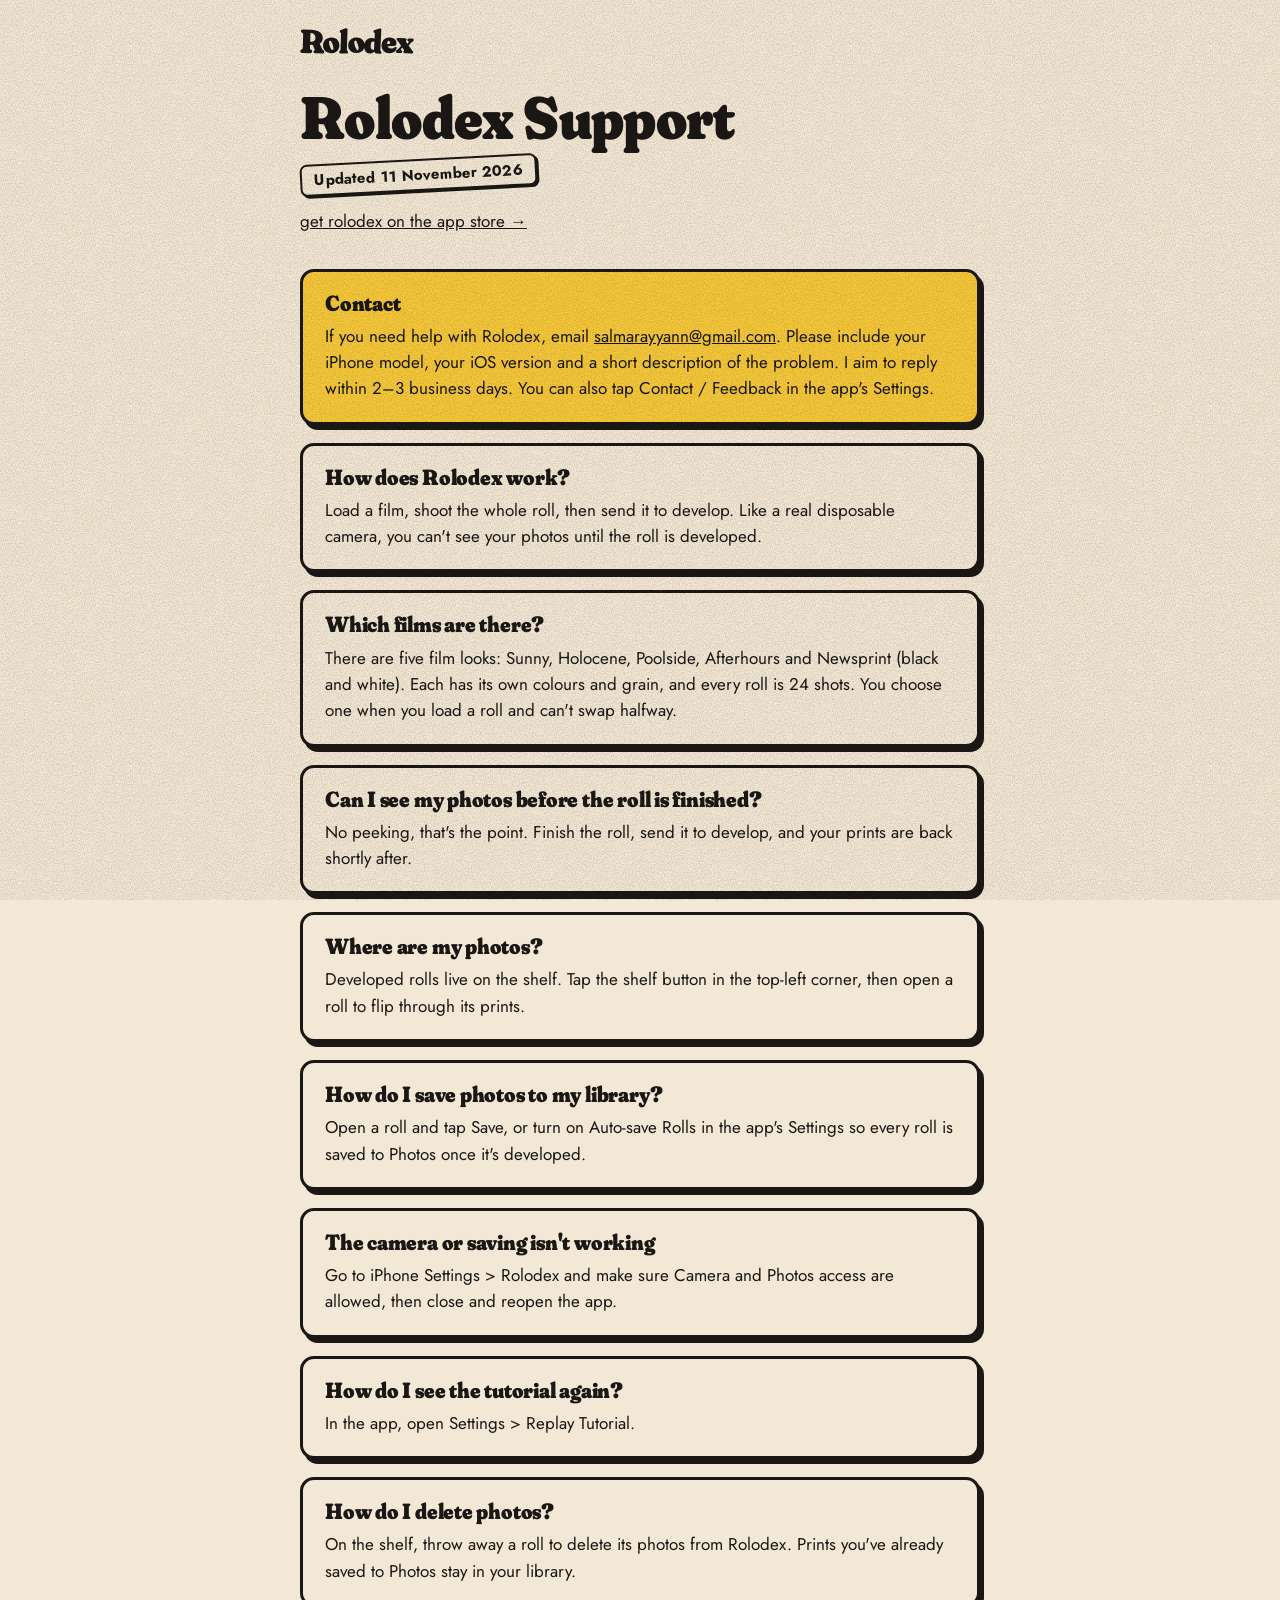
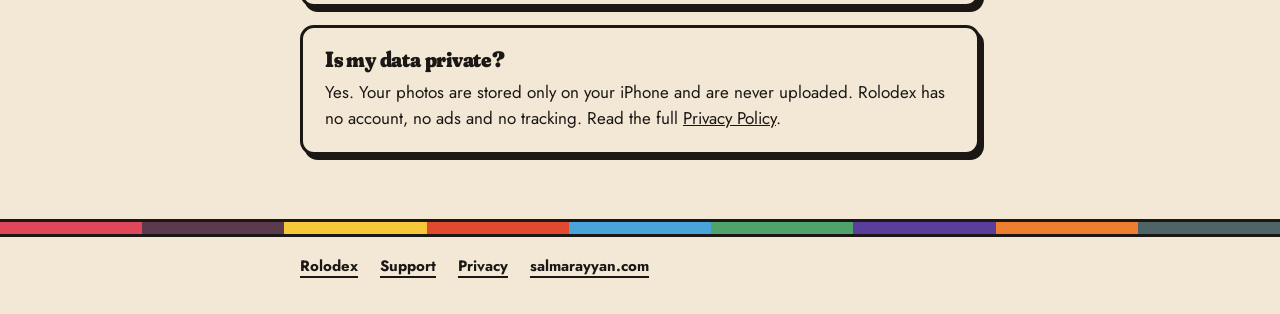
<file: rolodex/support/index.html>
<!doctype html>
<html lang="en">
<head>
<meta charset="utf-8">
<meta name="viewport" content="width=device-width, initial-scale=1">
<meta name="theme-color" content="#F2E8D5">
<link rel="icon" type="image/png" sizes="32x32" href="/rolodex/assets/favicon-32.png">
<link rel="icon" type="image/png" sizes="64x64" href="/rolodex/assets/favicon-64.png">
<link rel="apple-touch-icon" href="/rolodex/assets/apple-touch-icon.png">
<link rel="preconnect" href="https://fonts.gstatic.com" crossorigin>
<link rel="stylesheet" href="https://fonts.googleapis.com/css2?family=Jost:wght@500;700&display=swap">
<link rel="stylesheet" href="/rolodex/assets/rolodex.css">
<title>Rolodex · Support</title>
<meta name="description" content="Help and frequently asked questions for Rolodex, the film camera app for iPhone.">
<meta property="og:title" content="Rolodex Support">
<meta property="og:description" content="Help and frequently asked questions for Rolodex.">
<meta property="og:image" content="https://salmarayyan.com/rolodex/assets/og.jpg">
</head>
<body>
<div class="grain" aria-hidden="true"></div>
<div class="wrap">
<header class="topbar">
  <a class="home" href="/rolodex/" aria-label="Rolodex home"><img src="/rolodex/assets/wordmark-black.svg" alt="Rolodex" width="682" height="155"></a>
</header>
<main>
  <div class="page-title">
    <h1>Rolodex Support</h1>
    <p class="meta"><span class="sticker">Updated 11 November 2026</span></p>
    <p style="margin-top:18px"><a href="https://apps.apple.com/us/app/rolodex-filmcam/id6827994145">get rolodex on the app store →</a></p>
  </div>

  <div class="sections">
  <section class="card" style="background:var(--mustard)">
    <h2>Contact</h2>
    <p>If you need help with Rolodex, email <a href="mailto:salmarayyann@gmail.com">salmarayyann@gmail.com</a>. Please include your iPhone model, your iOS version and a short description of the problem. I aim to reply within 2–3 business days. You can also tap Contact / Feedback in the app's Settings.</p>
  </section>

  <section class="card">
    <h2>How does Rolodex work?</h2>
    <p>Load a film, shoot the whole roll, then send it to develop. Like a real disposable camera, you can't see your photos until the roll is developed.</p>
  </section>

  <section class="card">
    <h2>Which films are there?</h2>
    <p>There are five film looks: Sunny, Holocene, Poolside, Afterhours and Newsprint (black and white). Each has its own colours and grain, and every roll is 24 shots. You choose one when you load a roll and can't swap halfway.</p>
  </section>

  <section class="card">
    <h2>Can I see my photos before the roll is finished?</h2>
    <p>No peeking, that's the point. Finish the roll, send it to develop, and your prints are back shortly after.</p>
  </section>

  <section class="card">
    <h2>Where are my photos?</h2>
    <p>Developed rolls live on the shelf. Tap the shelf button in the top-left corner, then open a roll to flip through its prints.</p>
  </section>

  <section class="card">
    <h2>How do I save photos to my library?</h2>
    <p>Open a roll and tap Save, or turn on Auto-save Rolls in the app's Settings so every roll is saved to Photos once it's developed.</p>
  </section>

  <section class="card">
    <h2>The camera or saving isn't working</h2>
    <p>Go to iPhone Settings &gt; Rolodex and make sure Camera and Photos access are allowed, then close and reopen the app.</p>
  </section>

  <section class="card">
    <h2>How do I see the tutorial again?</h2>
    <p>In the app, open Settings &gt; Replay Tutorial.</p>
  </section>

  <section class="card">
    <h2>How do I delete photos?</h2>
    <p>On the shelf, throw away a roll to delete its photos from Rolodex. Prints you've already saved to Photos stay in your library.</p>
  </section>

  <section class="card">
    <h2>Is my data private?</h2>
    <p>Yes. Your photos are stored only on your iPhone and are never uploaded. Rolodex has no account, no ads and no tracking. Read the full <a href="/rolodex/privacy">Privacy Policy</a>.</p>
  </section>
  </div>
</main>
</div>
<footer>
  <div class="rainbow" aria-hidden="true">
    <span style="background:#E0475B"></span><span style="background:#5B3A4E"></span><span style="background:#F5C83A"></span><span style="background:#E2492F"></span><span style="background:#4BA3DB"></span><span style="background:#4FA36A"></span><span style="background:#5A3E9E"></span><span style="background:#EE7E2F"></span><span style="background:#4F6467"></span>
  </div>
  <div class="wrap">
    <nav aria-label="Footer">
      <a href="/rolodex/">Rolodex</a>
      <a href="/rolodex/support">Support</a>
      <a href="/rolodex/privacy">Privacy</a>
      <a href="/">salmarayyan.com</a>
    </nav>
  </div>
</footer>
</body>
</html>
</file>
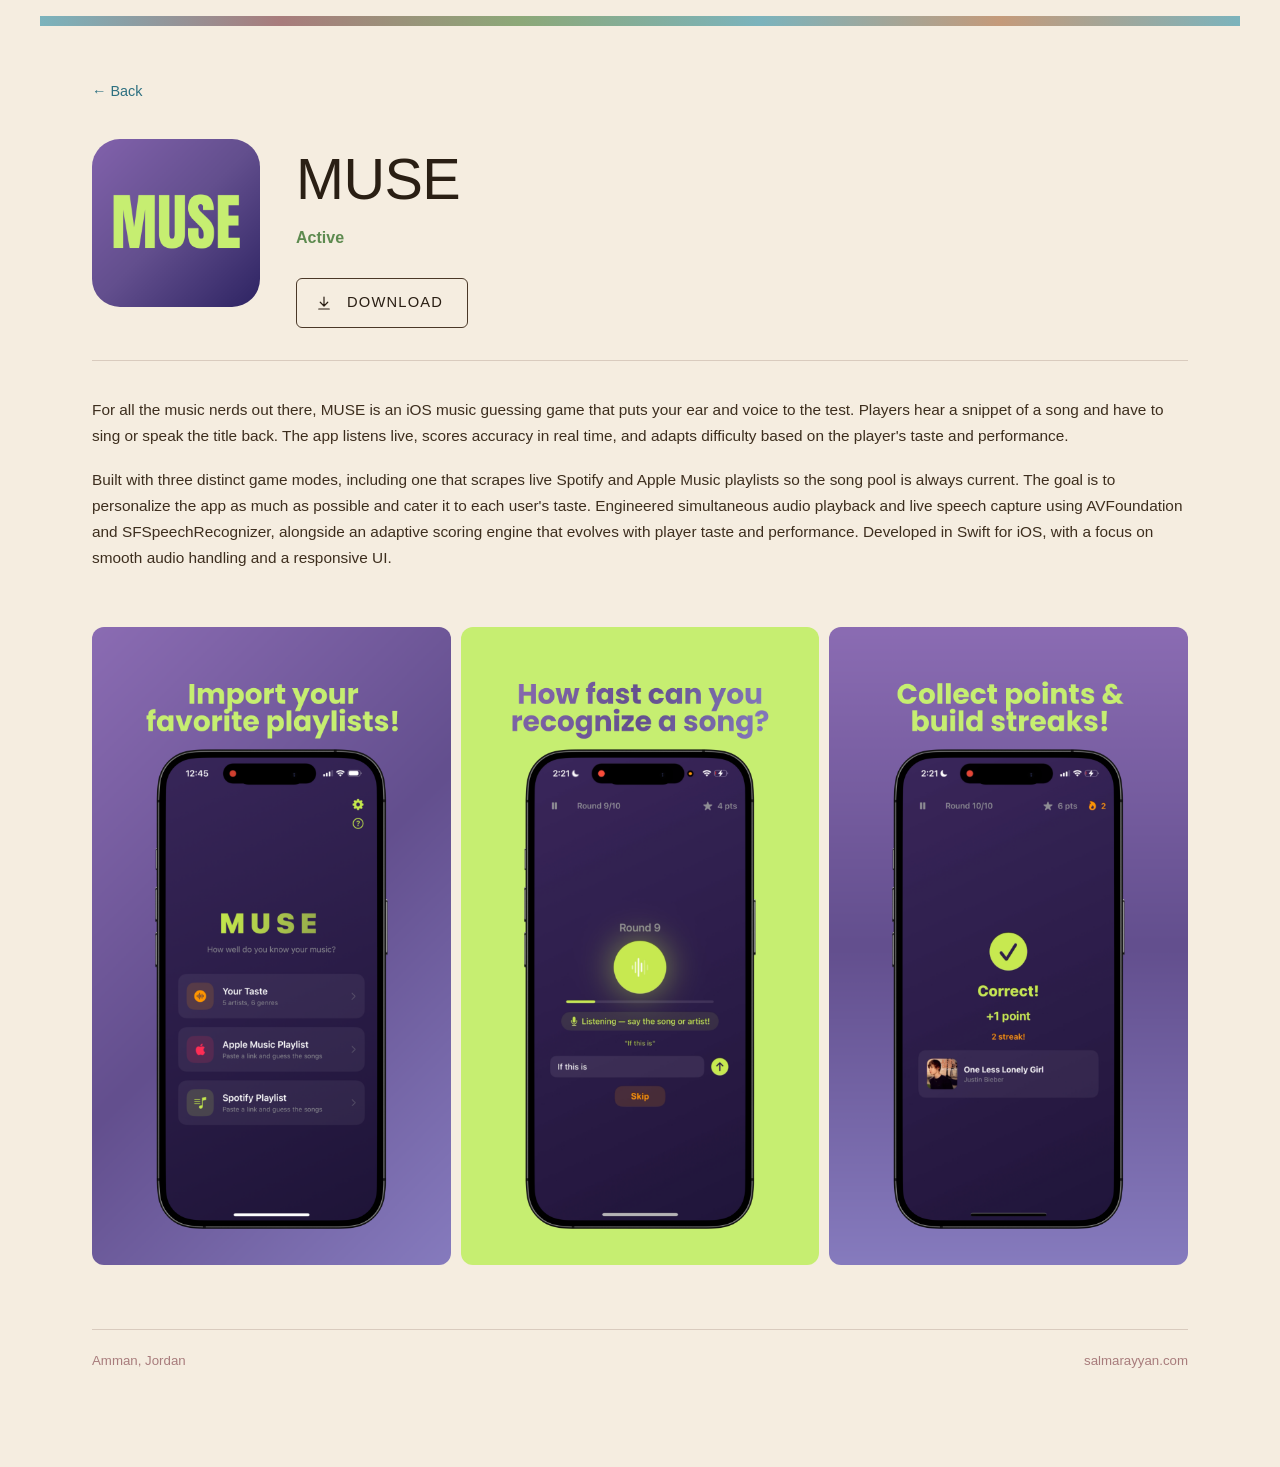
<file: muse.html>
<!DOCTYPE html>
<html lang="en">
<head>
    <meta charset="UTF-8">
    <meta name="viewport" content="width=device-width, initial-scale=1.0">
    <title>MUSE | Salma Rayyan</title>
    <link rel="icon" type="image/svg+xml" href="data:image/svg+xml,%3Csvg xmlns='http://www.w3.org/2000/svg' viewBox='0 0 32 32'%3E%3Ccircle cx='16' cy='16' r='16' fill='%237bb3bc'/%3E%3C/svg%3E">
    <style>
        * {
            margin: 0;
            padding: 0;
            box-sizing: border-box;
        }

        html {
            background-color: #f5ede0;
            scroll-behavior: smooth;
            -webkit-text-size-adjust: 100%;
        }

        body {
            background-color: #f5ede0;
            color: #3d2e1e;
            font-family: -apple-system, BlinkMacSystemFont, "Segoe UI", Arial, sans-serif;
            font-size: 15px;
            line-height: 1.6;
            overflow-x: hidden;
        }

        .page {
            max-width: 1200px;
            margin: 0 auto;
            padding: 56px 52px 96px;
            position: relative;
        }

        .page::before {
            content: '';
            display: block;
            position: absolute;
            top: 16px;
            left: 0;
            right: 0;
            height: 10px;
            background: linear-gradient(90deg, #7bb3bc, #a87c7c, #8ca878, #7bb3bc, #c49a7a, #7bb3bc);
            opacity: 1;
        }

        .back-link {
            display: inline-block;
            font-size: 0.9rem;
            color: #2d7080;
            text-decoration: none;
            margin-bottom: 36px;
            margin-top: 24px;
        }

        .back-link:hover {
            color: #1d5a64;
            text-decoration: underline;
        }

        /* ── Header row: logo + title block ── */
        .project-head {
            display: flex;
            align-items: flex-start;
            gap: 36px;
            margin-bottom: 32px;
        }

        .project-logo {
            width: 168px;
            height: 168px;
            border-radius: 28px;
            object-fit: cover;
            flex-shrink: 0;
            background: #2a1f14;
        }

        .project-title-block {
            flex: 1;
            padding-top: 12px;
        }

        .project-title {
            font-family: Arial, Helvetica, sans-serif;
            font-size: clamp(2.4rem, 5vw, 3.6rem);
            font-weight: 400;
            letter-spacing: -0.01em;
            line-height: 1;
            color: #2a1f14;
            margin-bottom: 16px;
        }

        .project-meta {
            font-size: 1rem;
            color: #4a3828;
            margin-bottom: 28px;
        }

        .project-meta .status {
            color: #5d8a4f;
            font-weight: 600;
        }

        .download-btn {
            display: inline-flex;
            align-items: center;
            gap: 14px;
            padding: 12px 24px 12px 18px;
            border: 1px solid #4a3828;
            border-radius: 6px;
            background: transparent;
            color: #2a1f14;
            font-size: 0.92rem;
            font-weight: 500;
            letter-spacing: 0.08em;
            text-transform: uppercase;
            cursor: pointer;
            text-decoration: none;
            transition: background 0.18s, color 0.18s;
        }

        .download-btn:hover {
            background: #2a1f14;
            color: #f5ede0;
        }

        .download-btn svg {
            width: 18px;
            height: 18px;
            stroke: currentColor;
            stroke-width: 1.6;
            fill: none;
        }

        /* ── Divider ── */
        .divider {
            border: none;
            border-top: 1px solid #d9cbbe;
            margin: 32px 0 36px;
        }

        /* ── Description body ── */
        .project-desc {
            font-family: -apple-system, BlinkMacSystemFont, "Segoe UI", Arial, sans-serif;
            font-size: 0.96rem;
            color: #3d2e1e;
            line-height: 1.7;
            margin-bottom: 18px;
        }

        .project-desc:last-of-type {
            margin-bottom: 56px;
        }

        /* ── Screenshot grid ── */
        .screenshot-grid {
            display: grid;
            grid-template-columns: repeat(3, 1fr);
            gap: 10px;
            margin-top: 24px;
        }

        .screenshot {
            width: 100%;
            aspect-ratio: 9 / 16;
            background: transparent;
            border-radius: 12px;
            object-fit: cover;
            display: block;
        }

        .screenshot.placeholder {
            display: flex;
            align-items: center;
            justify-content: center;
            color: #b8a896;
            font-size: 0.82rem;
            letter-spacing: 0.08em;
            text-transform: uppercase;
        }

        @media (max-width: 820px) {
            .screenshot-grid {
                grid-template-columns: 1fr 1fr;
            }
        }

        @media (max-width: 600px) {
            .page {
                padding: 48px 24px 64px;
            }
            .project-head {
                flex-direction: column;
                align-items: flex-start;
                gap: 20px;
            }
            .project-logo {
                width: 120px;
                height: 120px;
                border-radius: 22px;
            }
            .project-title {
                font-size: clamp(2rem, 9vw, 2.6rem);
            }
            .screenshot-grid {
                grid-template-columns: 1fr;
                gap: 12px;
            }
        }

        footer {
            font-size: 0.83rem;
            color: #a87c7c;
            border-top: 1px solid #d9cbbe;
            padding-top: 20px;
            margin-top: 64px;
            display: flex;
            justify-content: space-between;
            align-items: center;
        }
    </style>
</head>
<body>

    <div class="page">

        <a href="index.html" class="back-link">← Back</a>

        <div class="project-head">
            <img src="muse-logo.png" alt="MUSE" class="project-logo">
            <div class="project-title-block">
                <h1 class="project-title">MUSE</h1>
                <div class="project-meta"><span class="status">Active</span></div>
                <a href="#" class="download-btn">
                    <svg viewBox="0 0 24 24" xmlns="http://www.w3.org/2000/svg">
                        <path d="M12 4v12m0 0l-5-5m5 5l5-5M5 20h14" stroke-linecap="round" stroke-linejoin="round"/>
                    </svg>
                    Download
                </a>
            </div>
        </div>

        <hr class="divider">

        <p class="project-desc">
            For all the music nerds out there, MUSE is an iOS music guessing game that puts your ear and voice to the test. Players hear a snippet of a song and have to sing or speak the title back. The app listens live, scores accuracy in real time, and adapts difficulty based on the player's taste and performance.
        </p>

        <p class="project-desc">
            Built with three distinct game modes, including one that scrapes live Spotify and Apple Music playlists so the song pool is always current. The goal is to personalize the app as much as possible and cater it to each user's taste. Engineered simultaneous audio playback and live speech capture using AVFoundation and SFSpeechRecognizer, alongside an adaptive scoring engine that evolves with player taste and performance. Developed in Swift for iOS, with a focus on smooth audio handling and a responsive UI.
        </p>

        <div class="screenshot-grid">
            <img src="muse-1.png" alt="MUSE — import your favorite playlists" class="screenshot">
            <img src="muse-2.png" alt="MUSE — recognize a song gameplay" class="screenshot">
            <img src="muse-3.png" alt="MUSE — collect points and build streaks" class="screenshot">
        </div>

        <footer>
            <span>Amman, Jordan</span>
            <span><a href="index.html" style="color: #a87c7c; text-decoration: none;">salmarayyan.com</a></span>
        </footer>

    </div>

</body>
</html>
</file>
<file: rolodex/assets/rolodex.css>
/* Rolodex website · 1970s print ephemera on cream paper.
   Matches rolodex/Views/Theme.swift: matte inks, 3px ink borders,
   hard offset shadows, paper grain, tilted stickers. */

@font-face {
  font-family: "Rolodex Display";
  src: url("fonts/RolodexDisplay.ttf") format("truetype");
  font-weight: 900; font-display: swap;
}
@font-face {
  font-family: "Special Elite";
  src: url("fonts/SpecialElite-Regular.ttf") format("truetype");
  font-weight: 400; font-display: swap;
}

:root {
  --ink: #1A1714;
  --paper: #F2E8D5;
  --paper-shade: #E3D5BA;
  --tomato: #E2492F;
  --mustard: #F5C83A;
  --sky: #4BA3DB;
  --violet: #5A3E9E;
  --rose: #E0475B;
  --plum: #5B3A4E;
  --leaf: #4FA36A;
  --tangerine: #EE7E2F;
  --slate: #4F6467;
  --chocolate: #3E2418;
  --leather: #5C2E1F;
  --amber: #C77A2E;
  --kraft: #D8A671;
  --kraft-shade: #C79861;
  --muted: rgba(26, 23, 20, 0.62);

  --display: "Rolodex Display", Georgia, serif;
  --label: "Futura", "Jost", "Avenir Next", sans-serif;
  --type: "Special Elite", "Courier New", monospace;
  --hand: "Noteworthy", "Bradley Hand", "Caveat", "Segoe Print", cursive;

  --border: 3px;
  --shadow: 4px 5px 0 var(--ink);
  --shadow-sm: 2px 2px 0 var(--ink);
  --radius: 14px;
}

* { box-sizing: border-box; }
html { -webkit-text-size-adjust: 100%; }
body {
  margin: 0;
  background: var(--paper);
  color: var(--ink);
  font: 17px/1.5 var(--label);
  overflow-x: hidden;
}
img, svg { display: block; max-width: 100%; }
a { color: inherit; }
button { font: inherit; color: inherit; }
:focus-visible { outline: 3px solid var(--sky); outline-offset: 3px; }

/* Paper grain over everything, like ink on uncoated stock. */
.grain {
  position: fixed; inset: 0; z-index: 50; pointer-events: none;
  opacity: .32; mix-blend-mode: multiply;
  background-image: url("data:image/svg+xml;utf8,<svg xmlns='http://www.w3.org/2000/svg' width='180' height='180'><filter id='g'><feTurbulence type='fractalNoise' baseFrequency='.9' numOctaves='2' seed='11' stitchTiles='stitch'/><feColorMatrix values='0 0 0 0 .16 0 0 0 0 .1 0 0 0 0 .06 0 0 0 -1.4 .9'/></filter><rect width='180' height='180' filter='url(%23g)'/></svg>");
}

.wrap { width: min(100% - 32px, 680px); margin: 0 auto; }

/* Printed card: flat fill, ink border, hard ink shadow slipped down-right. */
.card {
  background: var(--paper);
  border: var(--border) solid var(--ink);
  border-radius: var(--radius);
  box-shadow: var(--shadow);
}

/* Slapped-on sticker. */
.sticker {
  display: inline-block;
  padding: 5px 12px;
  background: var(--paper);
  border: 2px solid var(--ink);
  border-radius: 7px;
  box-shadow: var(--shadow-sm);
  font: 700 15px/1.2 var(--label);
  letter-spacing: .01em;
  transform: rotate(-3deg);
}
.sticker.marker { font-family: var(--type); font-weight: 400; font-size: 16px; }
.sticker.mustard { background: var(--mustard); }
.sticker.rose { background: #EFA3AD; }

h1, h2, h3 { font-family: var(--display); font-weight: 900; line-height: 1.05; margin: 0; letter-spacing: -.01em; }
h2 { font-size: clamp(30px, 7vw, 40px); margin-bottom: 14px; }
p { margin: 0; }

/* Flashcard button that presses down onto its own shadow. */
.btn {
  display: inline-flex; align-items: center; justify-content: center; gap: 10px;
  min-height: 56px; padding: 12px 22px;
  background: var(--mustard); border: var(--border) solid var(--ink); border-radius: 12px;
  box-shadow: var(--shadow); font: 700 19px/1 var(--label); text-decoration: none; cursor: pointer;
  transition: transform .15s cubic-bezier(.3,1.6,.6,1), box-shadow .15s;
}
.btn:active { transform: translate(4px, 5px); box-shadow: 0 0 0 var(--ink); }

/* Rainbow stripe band. */
.stripes {
  display: flex; height: 14px; border: 2px solid var(--ink); overflow: hidden;
}
.stripes span { flex: 1; }

/* Site header used on the sub pages. */
.topbar { padding: 22px 0 8px; display: flex; align-items: center; justify-content: space-between; gap: 12px; }
.topbar .home { display: inline-block; padding: 6px 0; }
.topbar .home img { height: 26px; width: auto; }

/* Footer. */
footer { margin-top: 64px; }
footer .rainbow { display: flex; height: 18px; border-top: var(--border) solid var(--ink); border-bottom: var(--border) solid var(--ink); }
footer .rainbow span { flex: 1; }
footer nav { display: flex; flex-wrap: wrap; gap: 8px 22px; padding: 22px 0 36px; font: 700 15px/1 var(--label); }
footer nav a { text-decoration: none; border-bottom: 2px solid var(--ink); padding-bottom: 2px; }
footer nav a:hover { color: var(--tomato); border-color: var(--tomato); }
footer small { display: block; padding-bottom: 28px; color: var(--muted); font-size: 13px; }

/* Sub pages: title block and sections. */
.page-title { padding: 18px 0 8px; }
.page-title h1 { font-size: clamp(40px, 10vw, 60px); }
.page-title .meta { margin-top: 10px; }
.sections { display: grid; gap: 18px; margin-top: 26px; }
.sections section { padding: 20px 22px; }
.sections h2 { font-size: 22px; margin: 0 0 8px; }
.sections p { font-size: 17px; line-height: 1.55; }
.sections p + p { margin-top: 10px; }

@media (prefers-reduced-motion: reduce) {
  *, *::before, *::after { animation: none !important; transition: none !important; }
}
</file>
